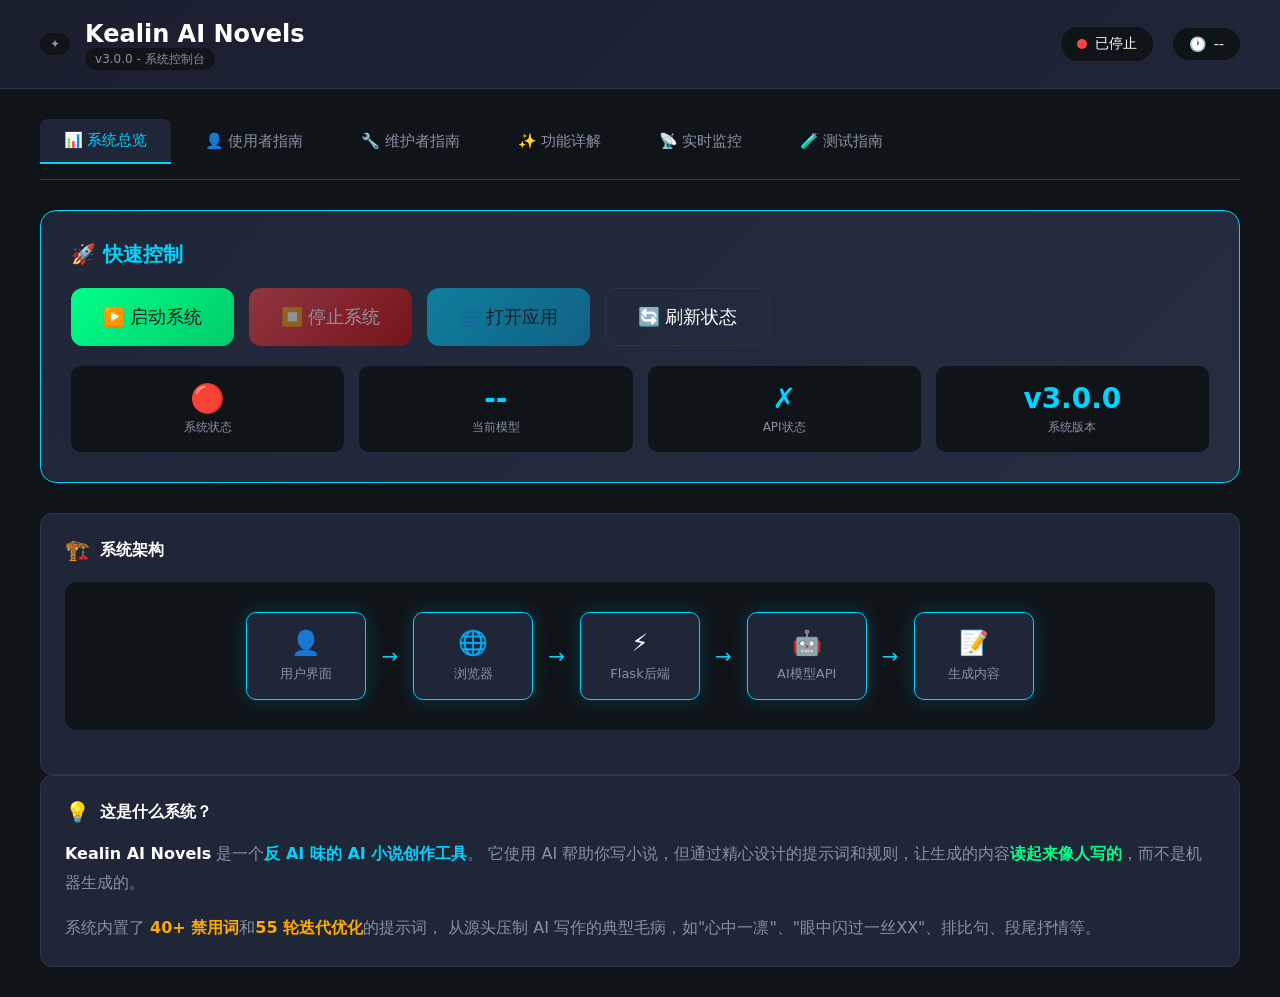
<file: dashboard.html>
<!DOCTYPE html>
<html lang="zh-CN">
<head>
    <meta charset="UTF-8">
    <meta name="viewport" content="width=device-width, initial-scale=1.0">
    <title>Kealin AI Novels - 系统控制台</title>
    <style>
        * {
            margin: 0;
            padding: 0;
            box-sizing: border-box;
        }

        :root {
            --bg-primary: #0f1419;
            --bg-secondary: #1a1f2e;
            --bg-card: #1e2638;
            --accent: #00d4ff;
            --accent-dark: #0099cc;
            --success: #00ff88;
            --warning: #ffaa00;
            --danger: #ff4444;
            --text-primary: #ffffff;
            --text-secondary: #8892a4;
            --border: #2a3548;
        }

        body {
            font-family: 'Segoe UI', system-ui, -apple-system, sans-serif;
            background: var(--bg-primary);
            color: var(--text-primary);
            min-height: 100vh;
        }

        /* Header */
        .header {
            background: linear-gradient(135deg, var(--bg-secondary), var(--bg-card));
            border-bottom: 1px solid var(--border);
            padding: 20px 40px;
            display: flex;
            justify-content: space-between;
            align-items: center;
        }

        .logo {
            display: flex;
            align-items: center;
            gap: 15px;
        }

        .logo-icon {
            font-size: 32px;
            color: var(--accent);
        }

        .logo h1 {
            font-size: 24px;
            font-weight: 600;
        }

        .logo span {
            font-size: 12px;
            color: var(--text-secondary);
            background: var(--bg-primary);
            padding: 4px 10px;
            border-radius: 12px;
        }

        /* Status Bar */
        .status-bar {
            display: flex;
            gap: 20px;
            align-items: center;
        }

        .status-indicator {
            display: flex;
            align-items: center;
            gap: 8px;
            padding: 8px 16px;
            background: var(--bg-primary);
            border-radius: 20px;
            font-size: 14px;
        }

        .status-dot {
            width: 10px;
            height: 10px;
            border-radius: 50%;
            animation: pulse 2s infinite;
        }

        .status-dot.online { background: var(--success); }
        .status-dot.offline { background: var(--danger); }

        @keyframes pulse {
            0%, 100% { opacity: 1; }
            50% { opacity: 0.5; }
        }

        /* Main Container */
        .container {
            max-width: 1400px;
            margin: 0 auto;
            padding: 30px 40px;
        }

        /* Tabs */
        .tabs {
            display: flex;
            gap: 10px;
            margin-bottom: 30px;
            border-bottom: 1px solid var(--border);
            padding-bottom: 15px;
        }

        .tab {
            padding: 12px 24px;
            background: transparent;
            border: none;
            color: var(--text-secondary);
            font-size: 15px;
            cursor: pointer;
            border-radius: 8px 8px 0 0;
            transition: all 0.3s;
        }

        .tab:hover {
            color: var(--text-primary);
            background: var(--bg-card);
        }

        .tab.active {
            color: var(--accent);
            background: var(--bg-card);
            border-bottom: 2px solid var(--accent);
        }

        /* Panels */
        .panel {
            display: none;
            animation: fadeIn 0.3s ease;
        }

        .panel.active {
            display: block;
        }

        @keyframes fadeIn {
            from { opacity: 0; transform: translateY(10px); }
            to { opacity: 1; transform: translateY(0); }
        }

        /* Cards */
        .grid {
            display: grid;
            grid-template-columns: repeat(auto-fit, minmax(300px, 1fr));
            gap: 20px;
            margin-bottom: 30px;
        }

        .card {
            background: var(--bg-card);
            border-radius: 12px;
            padding: 24px;
            border: 1px solid var(--border);
            transition: all 0.3s;
        }

        .card:hover {
            border-color: var(--accent);
            transform: translateY(-2px);
        }

        .card-header {
            display: flex;
            justify-content: space-between;
            align-items: center;
            margin-bottom: 16px;
        }

        .card-title {
            font-size: 16px;
            font-weight: 600;
            display: flex;
            align-items: center;
            gap: 10px;
        }

        .card-icon {
            font-size: 20px;
        }

        /* Buttons */
        .btn {
            padding: 10px 20px;
            border: none;
            border-radius: 8px;
            font-size: 14px;
            font-weight: 500;
            cursor: pointer;
            transition: all 0.3s;
            display: inline-flex;
            align-items: center;
            gap: 8px;
        }

        .btn-primary {
            background: linear-gradient(135deg, var(--accent), var(--accent-dark));
            color: var(--bg-primary);
        }

        .btn-primary:hover {
            transform: scale(1.05);
            box-shadow: 0 4px 15px rgba(0, 212, 255, 0.3);
        }

        .btn-success {
            background: linear-gradient(135deg, var(--success), #00cc6a);
            color: var(--bg-primary);
        }

        .btn-danger {
            background: linear-gradient(135deg, var(--danger), #cc0000);
            color: white;
        }

        .btn-outline {
            background: transparent;
            border: 1px solid var(--border);
            color: var(--text-primary);
        }

        .btn-outline:hover {
            border-color: var(--accent);
            color: var(--accent);
        }

        .btn:disabled {
            opacity: 0.5;
            cursor: not-allowed;
        }

        .btn-lg {
            padding: 16px 32px;
            font-size: 18px;
            border-radius: 12px;
        }

        /* Control Panel */
        .control-panel {
            background: linear-gradient(135deg, var(--bg-card), #252d40);
            border-radius: 16px;
            padding: 30px;
            margin-bottom: 30px;
            border: 1px solid var(--accent);
        }

        .control-panel h2 {
            font-size: 20px;
            margin-bottom: 20px;
            color: var(--accent);
        }

        .control-buttons {
            display: flex;
            gap: 15px;
            flex-wrap: wrap;
        }

        /* Stats */
        .stats-grid {
            display: grid;
            grid-template-columns: repeat(4, 1fr);
            gap: 15px;
            margin-top: 20px;
        }

        .stat-card {
            background: var(--bg-primary);
            padding: 16px;
            border-radius: 10px;
            text-align: center;
        }

        .stat-value {
            font-size: 28px;
            font-weight: 700;
            color: var(--accent);
        }

        .stat-label {
            font-size: 12px;
            color: var(--text-secondary);
            margin-top: 4px;
        }

        /* Log Console */
        .console {
            background: #0a0e14;
            border-radius: 12px;
            padding: 20px;
            font-family: 'Consolas', 'Monaco', monospace;
            font-size: 13px;
            max-height: 400px;
            overflow-y: auto;
            border: 1px solid var(--border);
        }

        .console-line {
            padding: 4px 0;
            border-bottom: 1px solid rgba(255,255,255,0.05);
        }

        .console-time {
            color: var(--text-secondary);
            margin-right: 10px;
        }

        .console-info { color: var(--accent); }
        .console-success { color: var(--success); }
        .console-warning { color: var(--warning); }
        .console-error { color: var(--danger); }

        /* Feature List */
        .feature-list {
            list-style: none;
        }

        .feature-item {
            padding: 16px;
            border-left: 3px solid var(--border);
            margin-bottom: 12px;
            background: var(--bg-primary);
            border-radius: 0 8px 8px 0;
            transition: all 0.3s;
        }

        .feature-item:hover {
            border-left-color: var(--accent);
            background: var(--bg-secondary);
        }

        .feature-item h4 {
            color: var(--accent);
            margin-bottom: 8px;
            display: flex;
            align-items: center;
            gap: 10px;
        }

        .feature-item p {
            color: var(--text-secondary);
            font-size: 14px;
            line-height: 1.6;
        }

        /* Flow Diagram */
        .flow-container {
            display: flex;
            align-items: center;
            justify-content: center;
            flex-wrap: wrap;
            gap: 15px;
            padding: 30px;
            background: var(--bg-primary);
            border-radius: 12px;
            margin: 20px 0;
        }

        .flow-step {
            background: var(--bg-card);
            padding: 16px 24px;
            border-radius: 10px;
            text-align: center;
            border: 1px solid var(--border);
            min-width: 120px;
        }

        .flow-step.active {
            border-color: var(--accent);
            box-shadow: 0 0 20px rgba(0, 212, 255, 0.2);
        }

        .flow-step .icon {
            font-size: 24px;
            margin-bottom: 8px;
        }

        .flow-step .label {
            font-size: 13px;
            color: var(--text-secondary);
        }

        .flow-arrow {
            color: var(--accent);
            font-size: 20px;
        }

        /* API Status */
        .api-status {
            display: flex;
            align-items: center;
            gap: 12px;
            padding: 16px;
            background: var(--bg-primary);
            border-radius: 10px;
            margin-bottom: 12px;
        }

        .api-icon {
            width: 40px;
            height: 40px;
            border-radius: 10px;
            display: flex;
            align-items: center;
            justify-content: center;
            font-size: 20px;
        }

        .api-icon.connected { background: rgba(0, 255, 136, 0.2); }
        .api-icon.disconnected { background: rgba(255, 68, 68, 0.2); }

        .api-info {
            flex: 1;
        }

        .api-name {
            font-weight: 600;
            margin-bottom: 4px;
        }

        .api-endpoint {
            font-size: 12px;
            color: var(--text-secondary);
            font-family: monospace;
        }

        /* Usage Guide */
        .guide-section {
            background: var(--bg-card);
            border-radius: 12px;
            padding: 24px;
            margin-bottom: 20px;
            border: 1px solid var(--border);
        }

        .guide-section h3 {
            color: var(--accent);
            margin-bottom: 16px;
            display: flex;
            align-items: center;
            gap: 10px;
        }

        .guide-step {
            display: flex;
            gap: 16px;
            margin-bottom: 16px;
            padding: 16px;
            background: var(--bg-primary);
            border-radius: 10px;
        }

        .step-number {
            width: 36px;
            height: 36px;
            background: linear-gradient(135deg, var(--accent), var(--accent-dark));
            color: var(--bg-primary);
            border-radius: 50%;
            display: flex;
            align-items: center;
            justify-content: center;
            font-weight: 700;
            flex-shrink: 0;
        }

        .step-content h4 {
            margin-bottom: 8px;
        }

        .step-content p {
            color: var(--text-secondary);
            font-size: 14px;
            line-height: 1.6;
        }

        /* Screenshots */
        .screenshot-grid {
            display: grid;
            grid-template-columns: repeat(2, 1fr);
            gap: 20px;
            margin: 20px 0;
        }

        .screenshot-card {
            background: var(--bg-primary);
            border-radius: 12px;
            overflow: hidden;
            border: 1px solid var(--border);
            transition: all 0.3s;
        }

        .screenshot-card:hover {
            border-color: var(--accent);
            transform: scale(1.02);
        }

        .screenshot-preview {
            height: 200px;
            background: linear-gradient(135deg, var(--bg-secondary), var(--bg-card));
            display: flex;
            align-items: center;
            justify-content: center;
            font-size: 48px;
        }

        .screenshot-info {
            padding: 16px;
        }

        .screenshot-info h4 {
            margin-bottom: 8px;
        }

        .screenshot-info p {
            font-size: 13px;
            color: var(--text-secondary);
        }

        /* Responsive */
        @media (max-width: 768px) {
            .header {
                flex-direction: column;
                gap: 15px;
                padding: 15px 20px;
            }

            .container {
                padding: 20px;
            }

            .stats-grid {
                grid-template-columns: repeat(2, 1fr);
            }

            .screenshot-grid {
                grid-template-columns: 1fr;
            }

            .flow-container {
                flex-direction: column;
            }

            .flow-arrow {
                transform: rotate(90deg);
            }
        }

        /* Tooltip */
        .tooltip {
            position: relative;
            cursor: help;
        }

        .tooltip::after {
            content: attr(data-tooltip);
            position: absolute;
            bottom: 100%;
            left: 50%;
            transform: translateX(-50%);
            background: var(--bg-primary);
            color: var(--text-primary);
            padding: 8px 12px;
            border-radius: 6px;
            font-size: 12px;
            white-space: nowrap;
            opacity: 0;
            visibility: hidden;
            transition: all 0.3s;
            border: 1px solid var(--border);
        }

        .tooltip:hover::after {
            opacity: 1;
            visibility: visible;
        }

        /* Badge */
        .badge {
            padding: 4px 10px;
            border-radius: 12px;
            font-size: 11px;
            font-weight: 600;
        }

        .badge-success { background: rgba(0, 255, 136, 0.2); color: var(--success); }
        .badge-warning { background: rgba(255, 170, 0, 0.2); color: var(--warning); }
        .badge-danger { background: rgba(255, 68, 68, 0.2); color: var(--danger); }

        /* Table */
        .table {
            width: 100%;
            border-collapse: collapse;
        }

        .table th,
        .table td {
            padding: 12px 16px;
            text-align: left;
            border-bottom: 1px solid var(--border);
        }

        .table th {
            background: var(--bg-primary);
            color: var(--text-secondary);
            font-size: 12px;
            text-transform: uppercase;
        }

        .table tr:hover {
            background: var(--bg-secondary);
        }

        /* Keyboard Shortcut */
        .kbd {
            background: var(--bg-primary);
            border: 1px solid var(--border);
            padding: 4px 8px;
            border-radius: 4px;
            font-size: 12px;
            font-family: monospace;
        }
    </style>
</head>
<body>
    <!-- Header -->
    <header class="header">
        <div class="logo">
            <span class="logo-icon">✦</span>
            <div>
                <h1>Kealin AI Novels</h1>
                <span>v3.0.0 - 系统控制台</span>
            </div>
        </div>
        <div class="status-bar">
            <div class="status-indicator">
                <div class="status-dot" id="statusDot"></div>
                <span id="statusText">检测中...</span>
            </div>
            <div class="status-indicator">
                <span>🕐</span>
                <span id="uptime">--</span>
            </div>
        </div>
    </header>

    <!-- Main Container -->
    <div class="container">
        <!-- Tabs -->
        <div class="tabs">
            <button class="tab active" data-panel="overview">📊 系统总览</button>
            <button class="tab" data-panel="user-guide">👤 使用者指南</button>
            <button class="tab" data-panel="admin-guide">🔧 维护者指南</button>
            <button class="tab" data-panel="features">✨ 功能详解</button>
            <button class="tab" data-panel="monitor">📡 实时监控</button>
            <button class="tab" data-panel="test">🧪 测试指南</button>
        </div>

        <!-- Panel: Overview -->
        <div class="panel active" id="panel-overview">
            <!-- Control Panel -->
            <div class="control-panel">
                <h2>🚀 快速控制</h2>
                <div class="control-buttons">
                    <button class="btn btn-success btn-lg" id="btnStart" onclick="startSystem()">
                        ▶️ 启动系统
                    </button>
                    <button class="btn btn-danger btn-lg" id="btnStop" onclick="stopSystem()" disabled>
                        ⏹️ 停止系统
                    </button>
                    <button class="btn btn-primary btn-lg" id="btnOpen" onclick="openApp()" disabled>
                        🌐 打开应用
                    </button>
                    <button class="btn btn-outline btn-lg" onclick="refreshStatus()">
                        🔄 刷新状态
                    </button>
                </div>

                <div class="stats-grid">
                    <div class="stat-card">
                        <div class="stat-value" id="statStatus">--</div>
                        <div class="stat-label">系统状态</div>
                    </div>
                    <div class="stat-card">
                        <div class="stat-value" id="statModel">--</div>
                        <div class="stat-label">当前模型</div>
                    </div>
                    <div class="stat-card">
                        <div class="stat-value" id="statAPI">--</div>
                        <div class="stat-label">API状态</div>
                    </div>
                    <div class="stat-card">
                        <div class="stat-value" id="statVersion">v3.0.0</div>
                        <div class="stat-label">系统版本</div>
                    </div>
                </div>
            </div>

            <!-- System Architecture -->
            <div class="card">
                <div class="card-header">
                    <div class="card-title">
                        <span class="card-icon">🏗️</span>
                        系统架构
                    </div>
                </div>
                <div class="flow-container">
                    <div class="flow-step active">
                        <div class="icon">👤</div>
                        <div class="label">用户界面</div>
                    </div>
                    <div class="flow-arrow">→</div>
                    <div class="flow-step active">
                        <div class="icon">🌐</div>
                        <div class="label">浏览器</div>
                    </div>
                    <div class="flow-arrow">→</div>
                    <div class="flow-step active">
                        <div class="icon">⚡</div>
                        <div class="label">Flask后端</div>
                    </div>
                    <div class="flow-arrow">→</div>
                    <div class="flow-step active">
                        <div class="icon">🤖</div>
                        <div class="label">AI模型API</div>
                    </div>
                    <div class="flow-arrow">→</div>
                    <div class="flow-step active">
                        <div class="icon">📝</div>
                        <div class="label">生成内容</div>
                    </div>
                </div>
            </div>

            <!-- What is this system -->
            <div class="card">
                <div class="card-header">
                    <div class="card-title">
                        <span class="card-icon">💡</span>
                        这是什么系统？
                    </div>
                </div>
                <p style="color: var(--text-secondary); line-height: 1.8; margin-bottom: 16px;">
                    <strong style="color: var(--text-primary);">Kealin AI Novels</strong> 是一个<strong style="color: var(--accent);">反 AI 味的 AI 小说创作工具</strong>。
                    它使用 AI 帮助你写小说，但通过精心设计的提示词和规则，让生成的内容<strong style="color: var(--success);">读起来像人写的</strong>，而不是机器生成的。
                </p>
                <p style="color: var(--text-secondary); line-height: 1.8;">
                    系统内置了 <strong style="color: var(--warning);">40+ 禁用词</strong>和<strong style="color: var(--warning);">55 轮迭代优化</strong>的提示词，
                    从源头压制 AI 写作的典型毛病，如"心中一凛"、"眼中闪过一丝XX"、排比句、段尾抒情等。
                </p>
            </div>
        </div>

        <!-- Panel: User Guide -->
        <div class="panel" id="panel-user-guide">
            <div class="guide-section">
                <h3>🎯 使用者视角：我能用它做什么？</h3>
                <p style="color: var(--text-secondary); margin-bottom: 20px;">
                    作为一个小说创作者，你可以用这个系统完成从构思到成稿的完整流程。
                </p>

                <div class="guide-step">
                    <div class="step-number">1</div>
                    <div class="step-content">
                        <h4>📋 输入设定</h4>
                        <p>在左侧边栏填写小说的基本设定：背景世界观、人物设定、角色关系、核心剧情、写作风格。也可以选择预设模板（都市重生、仙侠修真、玄幻等）快速开始。</p>
                    </div>
                </div>

                <div class="guide-step">
                    <div class="step-number">2</div>
                    <div class="step-content">
                        <h4>📝 生成大纲</h4>
                        <p>点击「AI 生成大纲」按钮，系统会根据你的设定生成一个完整的故事大纲，包括核心矛盾、黄金三章设计、付费点设计等。</p>
                    </div>
                </div>

                <div class="guide-step">
                    <div class="step-number">3</div>
                    <div class="step-content">
                        <h4>📖 拆分章节</h4>
                        <p>点击「从大纲生成章节」，系统会自动将大纲拆分成多个章节细纲，每章都有事件驱动、情绪曲线、钩子强度标注。</p>
                    </div>
                </div>

                <div class="guide-step">
                    <div class="step-number">4</div>
                    <div class="step-content">
                        <h4>✍️ 生成正文</h4>
                        <p>逐章点击「生成正文」或使用「一键生成全部正文」。系统会按照反 AI 味引擎的规则生成高质量的小说正文。</p>
                    </div>
                </div>

                <div class="guide-step">
                    <div class="step-number">5</div>
                    <div class="step-content">
                        <h4>🖱️ 右键打磨</h4>
                        <p>选中任意文本，右键可以看到 15 项打磨操作：AI味检测、去AI味重写、压缩精简、砍形容词、加动作写情绪等。反复打磨直到满意。</p>
                    </div>
                </div>

                <div class="guide-step">
                    <div class="step-number">6</div>
                    <div class="step-content">
                        <h4>📤 导出发布</h4>
                        <p>完成创作后，可以导出为 TXT、Markdown 或 JSON 格式，直接发布到各大小说平台。</p>
                    </div>
                </div>
            </div>

            <!-- Features for users -->
            <div class="guide-section">
                <h3>✨ 使用者可用功能</h3>
                <div class="grid">
                    <div class="card">
                        <h4 style="color: var(--accent); margin-bottom: 12px;">🤖 AI 助手</h4>
                        <p style="color: var(--text-secondary); font-size: 14px;">
                            右侧随时提问，自动感知当前章节上下文。解决写作卡壳、人物塑造、对话润色等问题。
                        </p>
                    </div>
                    <div class="card">
                        <h4 style="color: var(--accent); margin-bottom: 12px;">📚 类型模板</h4>
                        <p style="color: var(--text-secondary); font-size: 14px;">
                            10 种预设类型：都市、仙侠、玄幻、系统流、末日、言情、历史、科幻、游戏、悬疑。
                        </p>
                    </div>
                    <div class="card">
                        <h4 style="color: var(--accent); margin-bottom: 12px;">👤 角色管理</h4>
                        <p style="color: var(--text-secondary); font-size: 14px;">
                            创建角色卡片，记录外貌、性格、口头禅等。自动注入提示词，防止角色 OOC。
                        </p>
                    </div>
                    <div class="card">
                        <h4 style="color: var(--accent); margin-bottom: 12px;">🔍 拆书分析</h4>
                        <p style="color: var(--text-secondary); font-size: 14px;">
                            粘贴参考文本，AI 分析写作技巧。学习优秀作品的句式、节奏、对话、情绪表达。
                        </p>
                    </div>
                </div>
            </div>

            <!-- Screenshots -->
            <div class="guide-section">
                <h3>📸 界面预览</h3>
                <div class="screenshot-grid">
                    <div class="screenshot-card">
                        <div class="screenshot-preview">📋</div>
                        <div class="screenshot-info">
                            <h4>创作工作台</h4>
                            <p>主界面，包含设定面板、大纲区、章节管理、AI助手</p>
                        </div>
                    </div>
                    <div class="screenshot-card">
                        <div class="screenshot-preview">🖱️</div>
                        <div class="screenshot-info">
                            <h4>右键菜单</h4>
                            <p>15项打磨操作：AI味检测、去AI味重写、压缩精简等</p>
                        </div>
                    </div>
                    <div class="screenshot-card">
                        <div class="screenshot-preview">📝</div>
                        <div class="screenshot-info">
                            <h4>提示词配置</h4>
                            <p>自定义大纲、章节、正文的生成提示词</p>
                        </div>
                    </div>
                    <div class="screenshot-card">
                        <div class="screenshot-preview">⚙️</div>
                        <div class="screenshot-info">
                            <h4>模型设置</h4>
                            <p>配置API密钥、切换模型、调整参数</p>
                        </div>
                    </div>
                </div>
            </div>
        </div>

        <!-- Panel: Admin Guide -->
        <div class="panel" id="panel-admin-guide">
            <div class="guide-section">
                <h3>🔧 维护者视角：系统是如何运作的？</h3>
                <p style="color: var(--text-secondary); margin-bottom: 20px;">
                    作为系统维护者，你需要了解系统的技术架构、配置方式和故障排查。
                </p>

                <div class="guide-step">
                    <div class="step-number">1</div>
                    <div class="step-content">
                        <h4>📁 文件结构</h4>
                        <div class="console" style="margin-top: 10px;">
                            <div class="console-line">kealin-AI-novels/</div>
                            <div class="console-line">├── app.py                 <span class="console-info"># Flask 后端主程序</span></div>
                            <div class="console-line">├── .env                   <span class="console-info"># API 配置文件</span></div>
                            <div class="console-line">├── requirements.txt       <span class="console-info"># Python 依赖</span></div>
                            <div class="console-line">├── templates/</div>
                            <div class="console-line">│   └── index.html         <span class="console-info"># 前端页面</span></div>
                            <div class="console-line">├── static/</div>
                            <div class="console-line">│   ├── app.js             <span class="console-info"># 前端逻辑 + 提示词</span></div>
                            <div class="console-line">│   └── style.css          <span class="console-info"># 样式文件</span></div>
                            <div class="console-line">├── start.bat              <span class="console-info"># 启动脚本</span></div>
                            <div class="console-line">├── stop.bat               <span class="console-info"># 停止脚本</span></div>
                            <div class="console-line">└── dashboard.html         <span class="console-info"># 本控制台</span></div>
                        </div>
                    </div>
                </div>

                <div class="guide-step">
                    <div class="step-number">2</div>
                    <div class="step-content">
                        <h4>⚙️ 配置文件 (.env)</h4>
                        <div class="console" style="margin-top: 10px;">
                            <div class="console-line"><span class="console-info"># 主模型配置</span></div>
                            <div class="console-line">PRIMARY_API_KEY=sk-xxxx</div>
                            <div class="console-line">PRIMARY_API_ENDPOINT=https://api.deepseek.com/v1/chat/completions</div>
                            <div class="console-line">PRIMARY_MODEL=deepseek-chat</div>
                            <div class="console-line"></div>
                            <div class="console-line"><span class="console-info"># 辅助模型配置（可选）</span></div>
                            <div class="console-line">SECONDARY_API_KEY=</div>
                            <div class="console-line">SECONDARY_API_ENDPOINT=...</div>
                            <div class="console-line">SECONDARY_MODEL=...</div>
                            <div class="console-line"></div>
                            <div class="console-line"><span class="console-info"># 服务配置</span></div>
                            <div class="console-line">PORT=20000</div>
                            <div class="console-line">HOST=0.0.0.0</div>
                            <div class="console-line">DEBUG=true</div>
                        </div>
                    </div>
                </div>

                <div class="guide-step">
                    <div class="step-number">3</div>
                    <div class="step-content">
                        <h4>🔌 API 端点说明</h4>
                        <table class="table" style="margin-top: 10px;">
                            <thead>
                                <tr>
                                    <th>API</th>
                                    <th>用途</th>
                                    <th>说明</th>
                                </tr>
                            </thead>
                            <tbody>
                                <tr>
                                    <td><code>/gen</code></td>
                                    <td>主生成接口</td>
                                    <td>大纲、章节、正文生成（使用主模型）</td>
                                </tr>
                                <tr>
                                    <td><code>/gen2</code></td>
                                    <td>辅助生成接口</td>
                                    <td>AI迭代优化、拆书等（使用辅助模型）</td>
                                </tr>
                                <tr>
                                    <td><code>/api/config</code></td>
                                    <td>配置管理</td>
                                    <td>GET获取配置，POST更新配置</td>
                                </tr>
                                <tr>
                                    <td><code>/api/health</code></td>
                                    <td>健康检查</td>
                                    <td>返回系统状态、运行时间、模型配置</td>
                                </tr>
                            </tbody>
                        </table>
                    </div>
                </div>

                <div class="guide-step">
                    <div class="step-number">4</div>
                    <div class="step-content">
                        <h4>🛡️ 反 AI 味引擎原理</h4>
                        <p style="color: var(--text-secondary); font-size: 14px; margin-top: 10px;">
                            系统的核心是通过精心设计的提示词来压制 AI 写作的典型毛病：
                        </p>
                        <ul style="color: var(--text-secondary); font-size: 14px; margin-top: 10px; padding-left: 20px;">
                            <li><strong>禁用词清单</strong>：40+个 AI 味词汇，出现即重写</li>
                            <li><strong>结构规则</strong>：句子长短交替、"的"字密度控制、禁排比</li>
                            <li><strong>对话规则</strong>：每句必须暴露信息/性格/推动行动</li>
                            <li><strong>情绪规则</strong>：用动作和结果表达，禁止心理独白</li>
                            <li><strong>开头结尾</strong>：黄金200字冲突、结尾钩子</li>
                        </ul>
                    </div>
                </div>

                <div class="guide-step">
                    <div class="step-number">5</div>
                    <div class="step-content">
                        <h4>🔍 故障排查</h4>
                        <table class="table" style="margin-top: 10px;">
                            <thead>
                                <tr>
                                    <th>问题</th>
                                    <th>原因</th>
                                    <th>解决方案</th>
                                </tr>
                            </thead>
                            <tbody>
                                <tr>
                                    <td>API错误 [404]</td>
                                    <td>Endpoint 缺少路径</td>
                                    <td>确保包含 /v1/chat/completions</td>
                                </tr>
                                <tr>
                                    <td>API错误 [401]</td>
                                    <td>API Key 无效</td>
                                    <td>检查 .env 中的 API_KEY</td>
                                </tr>
                                <tr>
                                    <td>端口被占用</td>
                                    <td>已有实例运行</td>
                                    <td>运行 stop.bat 后重启</td>
                                </tr>
                                <tr>
                                    <td>生成失败</td>
                                    <td>模型不存在</td>
                                    <td>检查模型名称是否正确</td>
                                </tr>
                            </tbody>
                        </table>
                    </div>
                </div>
            </div>

            <!-- API Status -->
            <div class="guide-section">
                <h3>📡 当前 API 状态</h3>
                <div id="apiStatusContainer">
                    <div class="api-status">
                        <div class="api-icon" id="apiPrimaryIcon">🔌</div>
                        <div class="api-info">
                            <div class="api-name">主模型</div>
                            <div class="api-endpoint" id="apiPrimaryEndpoint">--</div>
                        </div>
                        <span class="badge" id="apiPrimaryBadge">--</span>
                    </div>
                    <div class="api-status">
                        <div class="api-icon" id="apiSecondaryIcon">🔌</div>
                        <div class="api-info">
                            <div class="api-name">辅助模型</div>
                            <div class="api-endpoint" id="apiSecondaryEndpoint">--</div>
                        </div>
                        <span class="badge" id="apiSecondaryBadge">--</span>
                    </div>
                </div>
            </div>
        </div>

        <!-- Panel: Features -->
        <div class="panel" id="panel-features">
            <div class="guide-section">
                <h3>✨ 功能详解</h3>
                <ul class="feature-list">
                    <li class="feature-item">
                        <h4>📋 大纲生成</h4>
                        <p>输入设定，生成完整大纲。要求矛盾尖锐、转折有因果，自带黄金三章设计。包含核心卖点、故事梗概、人物设定、情节主线、关键转折、付费点设计。</p>
                    </li>
                    <li class="feature-item">
                        <h4>📖 章节拆解</h4>
                        <p>大纲自动拆成章节细纲。每章标注：事件驱动、情绪曲线、钩子强度（1-5星）。确保章节连贯，上一章的因导致下一章的果。</p>
                    </li>
                    <li class="feature-item">
                        <h4>✍️ 正文生成</h4>
                        <p>逐章生成正文，内置反 AI 味引擎。开头有冲突（黄金200字），结尾有钩子。句子长短交替，禁止排比和段尾抒情。</p>
                    </li>
                    <li class="feature-item">
                        <h4>🖱️ 右键菜单（15项）</h4>
                        <p>
                            <strong>AI味检测</strong>：10项维度打分，0-100<br>
                            <strong>去AI味重写</strong>：按禁用词清单重洗<br>
                            <strong>压缩精简</strong>：字数减40%信息量不丢<br>
                            <strong>砍形容词</strong>：温暖的阳光→阳光<br>
                            <strong>加动作写情绪</strong>：他很愤怒→他把杯子摔了<br>
                            <strong>加口语感</strong>：像讲故事不像写作文<br>
                            <strong>加伏笔</strong>：埋线+标注回收点<br>
                            <strong>改节奏</strong>：紧张处快刀斩，重要处慢镜头<br>
                            <strong>加感官描写</strong>：五感细节替代抽象形容<br>
                            <strong>续写</strong>：接着往下写500-1000字<br>
                            <strong>改风格</strong>：热血/悬疑/搞笑/文艺/硬核
                        </p>
                    </li>
                    <li class="feature-item">
                        <h4>🤖 AI 助手</h4>
                        <p>右侧面板随时问，自动感知当前章节上下文。解决写作卡壳、人物塑造、对话润色、节奏把控等问题。回答简洁直接，举例说明。</p>
                    </li>
                    <li class="feature-item">
                        <h4>📚 类型模板</h4>
                        <p>10种预设类型：都市重生、仙侠修真、东方玄幻、系统流、末日求生、现代言情、历史架空、科幻末世、游戏竞技、悬疑推理。一键填充设定。</p>
                    </li>
                    <li class="feature-item">
                        <h4>👤 角色管理</h4>
                        <p>创建角色卡片，记录外貌特征、性格特点、口头禅、背景故事。自动注入提示词，防止角色 OOC（Out of Character）。</p>
                    </li>
                    <li class="feature-item">
                        <h4>🌍 世界观笔记</h4>
                        <p>统一管理设定、规则、地名、势力。保持世界观一致性，避免前后矛盾。</p>
                    </li>
                    <li class="feature-item">
                        <h4>💡 灵感笔记</h4>
                        <p>随时记录灵感，支持标签分类。可一键插入到当前章节正文。</p>
                    </li>
                    <li class="feature-item">
                        <h4>🔍 拆书分析</h4>
                        <p>粘贴参考文本，AI 分析写作技巧。维度：句式、节奏、对话、情绪、描写。学习优秀作品的优点。</p>
                    </li>
                    <li class="feature-item">
                        <h4>✅ 一致性检查</h4>
                        <p>检查人名、地名、时间线、性格是否前后一致。自动发现矛盾并给出修改建议。</p>
                    </li>
                    <li class="feature-item">
                        <h4>👁️ 读者视角审查</h4>
                        <p>AI 模拟挑剔读者，指出哪里会让人弃书、跳读。发现爽点和槽点。</p>
                    </li>
                    <li class="feature-item">
                        <h4>📤 导出</h4>
                        <p>支持 JSON / TXT / Markdown 三种格式导出。TXT 可直接发布到小说平台。</p>
                    </li>
                    <li class="feature-item">
                        <h4>🔧 版本历史</h4>
                        <p>自动保存版本快照，最多20版。随时回滚到之前的状态。</p>
                    </li>
                    <li class="feature-item">
                        <h4>📊 写作日历</h4>
                        <p>每日字数可视化，设置写作目标，激励持续输出。</p>
                    </li>
                </ul>

                <!-- v3.0 Fix Notes -->
                <div style="margin-top: 30px; padding-top: 20px; border-top: 1px solid var(--border);">
                    <h3 style="color: var(--warning); margin-bottom: 16px; display: flex; align-items: center; gap: 10px;">
                        <span>🔧</span> v3.0 全面修复日志 (2026-07-10)
                    </h3>

                    <div class="feature-item" style="border-left-color: var(--success);">
                        <h4>🐛 修复：所有按钮无响应的致命 Bug</h4>
                        <p><strong>根本原因</strong>：JavaScript 中 <code>const</code> 声明的变量在 <code>try</code> 块内是块作用域的。当 <code>DOMContentLoaded</code> 回调中后续代码在 <code>try</code> 块外引用这些变量时（如 <code>if (genreSelect)</code>），抛出 <code>ReferenceError</code>，导致整个初始化函数崩溃，<strong>所有事件绑定失效</strong>。</p>
                        <p><strong>修复方案</strong>：将 <code>genreSelect</code>、<code>promptOutline</code> 等7个变量的声明提升到回调函数顶层（<code>let</code>），在 <code>try</code> 块内赋值。确保所有按钮绑定都能正常执行。</p>
                        <p style="color: var(--success);">影响范围：生成大纲、生成章节、生成正文、添加角色、添加笔记、记录灵感、生成书名/简介、思维导图、拆书分析、一致性检查、读者审查、版本历史、保存配置等<strong>全部功能</strong>。</p>
                    </div>

                    <div class="feature-item" style="border-left-color: var(--success);">
                        <h4>🐛 修复：模型设置无法保存</h4>
                        <p>保存按钮事件绑定从未执行。修复后同时优化了保存逻辑——仅在用户输入新密钥时才发送 API Key，避免空值覆盖已有密钥。模型配置加载时也正确填充 Temperature 和 Max Tokens 字段。</p>
                    </div>

                    <div class="feature-item" style="border-left-color: var(--success);">
                        <h4>🐛 修复：恢复默认按钮无响应</h4>
                        <p>同上根因，事件绑定从未执行。同时将变量引用提升到函数作用域，确保恢复操作能正确访问 DOM 元素。</p>
                    </div>

                    <div class="feature-item" style="border-left-color: var(--accent);">
                        <h4>✨ 新增：菜单配置恢复默认</h4>
                        <p>在提示词配置页的「右键菜单提示词」区域新增「恢复默认」按钮，可一键恢复所有右键菜单配置到初始状态。</p>
                    </div>

                    <div class="feature-item" style="border-left-color: var(--accent);">
                        <h4>✨ 新增：搜索对话历史</h4>
                        <p>AI 助手面板新增搜索按钮绑定，可搜索历史对话内容。</p>
                    </div>

                    <div class="feature-item" style="border-left-color: var(--accent);">
                        <h4>✨ 新增：测试数据文件</h4>
                        <p>提供 <code>test-data.json</code> 测试数据，可通过导入按钮一键加载，包含完整的都市重生小说示例项目，快速验证所有功能。</p>
                    </div>
                </div>
            </div>
        </div>

        <!-- Panel: Monitor -->
        <div class="panel" id="panel-monitor">
            <div class="guide-section">
                <h3>📡 实时监控</h3>
                <div style="display: flex; gap: 15px; margin-bottom: 20px;">
                    <button class="btn btn-primary" onclick="refreshStatus()">🔄 刷新状态</button>
                    <button class="btn btn-outline" onclick="clearLog()">🗑️ 清空日志</button>
                </div>

                <div class="stats-grid" style="margin-bottom: 20px;">
                    <div class="stat-card">
                        <div class="stat-value" id="monitorStatus">--</div>
                        <div class="stat-label">系统状态</div>
                    </div>
                    <div class="stat-card">
                        <div class="stat-value" id="monitorUptime">--</div>
                        <div class="stat-label">运行时间</div>
                    </div>
                    <div class="stat-card">
                        <div class="stat-value" id="monitorModel">--</div>
                        <div class="stat-label">当前模型</div>
                    </div>
                    <div class="stat-card">
                        <div class="stat-value" id="monitorPort">20000</div>
                        <div class="stat-label">服务端口</div>
                    </div>
                </div>

                <h4 style="margin-bottom: 12px;">📋 系统日志</h4>
                <div class="console" id="systemLog">
                    <div class="console-line">
                        <span class="console-time">[系统]</span>
                        <span class="console-info">控制台已加载，点击"刷新状态"检查系统...</span>
                    </div>
                </div>
            </div>
        </div>

        <!-- Panel: Test Guide -->
        <div class="panel" id="panel-test">
            <div class="guide-section">
                <h3>🧪 功能测试指南</h3>
                <p style="color: var(--text-secondary); margin-bottom: 20px;">
                    项目根目录提供了 <code>test-data.json</code> 测试数据文件。打开应用后点击右上角「导入」按钮即可加载全部测试数据。
                </p>

                <div class="guide-step">
                    <div class="step-number">1</div>
                    <div class="step-content">
                        <h4>📥 导入测试数据</h4>
                        <p>打开应用 → 点击右上角「导入」按钮(↑图标) → 选择 <code>test-data.json</code> → 页面自动刷新。你将看到：预填充的设定、完整大纲、3个章节(第1章含正文)、3个角色卡片、2条世界观笔记、2条灵感笔记、AI对话历史。</p>
                    </div>
                </div>

                <div class="guide-step">
                    <div class="step-number">2</div>
                    <div class="step-content">
                        <h4>📋 测试大纲生成</h4>
                        <p>清空大纲区 → 点击「AI 生成大纲」→ 确认：①提示词预览弹窗可编辑 ②流式生成正常 ③内容填充到文本框 ④字数统计更新。也可点击「预览提示词」查看完整提示词。</p>
                    </div>
                </div>

                <div class="guide-step">
                    <div class="step-number">3</div>
                    <div class="step-content">
                        <h4>📖 测试章节生成</h4>
                        <p>有大纲后 → 点击「从大纲生成章节」→ 确认：①按 <code>###fenge</code> 正确拆分 ②每章显示标题/字数/状态 ③点击可展开/折叠 ④上移/下移/删除按钮可用。</p>
                    </div>
                </div>

                <div class="guide-step">
                    <div class="step-number">4</div>
                    <div class="step-content">
                        <h4>✍️ 测试正文生成</h4>
                        <p>展开章节 → 点击「生成正文」→ 确认：①流式输出到文本框 ②光标闪烁动画 ③完成后字数更新 ④「一键生成全部正文」可批量生成。</p>
                    </div>
                </div>

                <div class="guide-step">
                    <div class="step-number">5</div>
                    <div class="step-content">
                        <h4>🖱️ 测试右键菜单</h4>
                        <p>在大纲或正文中选中文字 → 右键 → 确认：①菜单正确弹出 ②点击后显示提示词预览 ③确认后AI生成 ④可应用更改到原文。</p>
                    </div>
                </div>

                <div class="guide-step">
                    <div class="step-number">6</div>
                    <div class="step-content">
                        <h4>🤖 测试AI助手</h4>
                        <p>右侧面板输入问题 → Enter发送 → 确认：①消息显示 ②流式响应 ③对话历史保存 ④清空对话 ⑤搜索对话。</p>
                    </div>
                </div>

                <div class="guide-step">
                    <div class="step-number">7</div>
                    <div class="step-content">
                        <h4>⚡ 测试快捷操作</h4>
                        <p>①AI生成书名 ②AI生成简介 ③思维导图(大纲可视化) ④拆书分析(粘贴文本) ⑤一致性检查 ⑥读者视角审查 ⑦版本历史 ⑧写作日历。</p>
                    </div>
                </div>

                <div class="guide-step">
                    <div class="step-number">8</div>
                    <div class="step-content">
                        <h4>⚙️ 测试模型设置与提示词</h4>
                        <p>①切换到「模型设置」确认参数加载 ②修改后保存 ③切换到「提示词配置」④测试「恢复默认」按钮(大纲/章节/正文/菜单) ⑤修改提示词后保存。</p>
                    </div>
                </div>

                <div class="guide-step">
                    <div class="step-number">9</div>
                    <div class="step-content">
                        <h4>📤 测试导出</h4>
                        <p>①导出JSON → 下载.json ②导出TXT → 下载.txt ③导出MD → 下载.md ④快捷键 Ctrl+S 保存、Ctrl+E 导出、Ctrl+/ 聚焦AI、Esc 关闭弹窗。</p>
                    </div>
                </div>
            </div>

            <div class="guide-section">
                <h3>✅ v3.0 功能测试清单</h3>
                <table class="table">
                    <thead>
                        <tr><th>功能</th><th>操作</th><th>预期结果</th><th>状态</th></tr>
                    </thead>
                    <tbody>
                        <tr><td>AI 生成大纲</td><td>点击按钮</td><td>流式生成大纲</td><td><span class="badge badge-success">✓ 已修复</span></td></tr>
                        <tr><td>从大纲生成章节</td><td>点击按钮</td><td>拆分章节</td><td><span class="badge badge-success">✓ 已修复</span></td></tr>
                        <tr><td>生成正文</td><td>章节内点击</td><td>流式生成正文</td><td><span class="badge badge-success">✓ 已修复</span></td></tr>
                        <tr><td>添加角色</td><td>点击按钮</td><td>弹窗编辑</td><td><span class="badge badge-success">✓ 已修复</span></td></tr>
                        <tr><td>添加笔记</td><td>点击按钮</td><td>弹窗编辑</td><td><span class="badge badge-success">✓ 已修复</span></td></tr>
                        <tr><td>记录灵感</td><td>点击按钮</td><td>弹窗记录</td><td><span class="badge badge-success">✓ 已修复</span></td></tr>
                        <tr><td>AI生成书名</td><td>点击按钮</td><td>弹窗生成</td><td><span class="badge badge-success">✓ 已修复</span></td></tr>
                        <tr><td>AI生成简介</td><td>点击按钮</td><td>弹窗生成</td><td><span class="badge badge-success">✓ 已修复</span></td></tr>
                        <tr><td>思维导图</td><td>点击按钮</td><td>大纲可视化</td><td><span class="badge badge-success">✓ 已修复</span></td></tr>
                        <tr><td>拆书分析</td><td>点击按钮</td><td>文本分析</td><td><span class="badge badge-success">✓ 已修复</span></td></tr>
                        <tr><td>一致性检查</td><td>点击按钮</td><td>检查一致性</td><td><span class="badge badge-success">✓ 已修复</span></td></tr>
                        <tr><td>读者视角审查</td><td>点击按钮</td><td>模拟读者</td><td><span class="badge badge-success">✓ 已修复</span></td></tr>
                        <tr><td>版本历史</td><td>点击按钮</td><td>查看/恢复</td><td><span class="badge badge-success">✓ 已修复</span></td></tr>
                        <tr><td>恢复默认提示词</td><td>点击按钮</td><td>恢复默认值</td><td><span class="badge badge-success">✓ 已修复</span></td></tr>
                        <tr><td>恢复默认菜单</td><td>点击按钮</td><td>恢复默认值</td><td><span class="badge badge-success">✓ 新增</span></td></tr>
                        <tr><td>保存模型配置</td><td>点击按钮</td><td>保存成功</td><td><span class="badge badge-success">✓ 已修复</span></td></tr>
                        <tr><td>搜索对话历史</td><td>点击搜索按钮</td><td>搜索结果</td><td><span class="badge badge-success">✓ 已修复</span></td></tr>
                    </tbody>
                </table>
            </div>

            <div class="guide-section">
                <h3>📁 测试数据说明</h3>
                <p style="color: var(--text-secondary); line-height: 1.8; margin-bottom: 16px;">
                    <code>test-data.json</code> 包含一个完整的都市重生小说示例项目：
                </p>
                <ul style="color: var(--text-secondary); font-size: 14px; padding-left: 20px; line-height: 2;">
                    <li><strong>设定</strong>：程序员陈默获得「看到漏洞」超能力的都市故事</li>
                    <li><strong>大纲</strong>：完整的故事大纲，含黄金三章设计、人物设定、情节主线</li>
                    <li><strong>章节</strong>：3个章节，第1章含完整正文，第2-3章含细纲</li>
                    <li><strong>角色</strong>：3个角色卡片（陈默、林晚、王建国）</li>
                    <li><strong>笔记</strong>：2条世界观笔记（超能力规则、公司架构）</li>
                    <li><strong>灵感</strong>：2条灵感笔记（剧情想法、结局构思）</li>
                    <li><strong>对话</strong>：AI助手对话历史</li>
                </ul>
            </div>
        </div>
    </div>

    <script>
        // State
        let isOnline = false;
        let logEntries = [];

        // Tab switching
        document.querySelectorAll('.tab').forEach(tab => {
            tab.addEventListener('click', () => {
                document.querySelectorAll('.tab').forEach(t => t.classList.remove('active'));
                document.querySelectorAll('.panel').forEach(p => p.classList.remove('active'));
                tab.classList.add('active');
                document.getElementById('panel-' + tab.dataset.panel).classList.add('active');
            });
        });

        // Logging
        function addLog(message, type = 'info') {
            const time = new Date().toLocaleTimeString();
            const logEl = document.getElementById('systemLog');
            const line = document.createElement('div');
            line.className = 'console-line';
            line.innerHTML = `<span class="console-time">[${time}]</span><span class="console-${type}">${message}</span>`;
            logEl.appendChild(line);
            logEl.scrollTop = logEl.scrollHeight;
            logEntries.push({ time, message, type });
        }

        function clearLog() {
            document.getElementById('systemLog').innerHTML = '';
            logEntries = [];
            addLog('日志已清空', 'info');
        }

        // Check system status
        async function refreshStatus() {
            addLog('正在检查系统状态...', 'info');

            try {
                const response = await fetch('http://localhost:20000/api/health');
                const data = await response.json();

                if (data.status === 'ok') {
                    isOnline = true;
                    updateStatusUI(true, data);
                    addLog('系统在线 ✓', 'success');
                    addLog(`运行时间: ${data.uptime_human}`, 'info');
                    addLog(`主模型: ${data.models.primary.model} (${data.models.primary.configured ? '已配置' : '未配置'})`, 'info');
                } else {
                    isOnline = false;
                    updateStatusUI(false);
                    addLog('系统异常', 'error');
                }
            } catch (error) {
                isOnline = false;
                updateStatusUI(false);
                addLog('系统离线 - ' + error.message, 'error');
            }
        }

        function updateStatusUI(online, data = null) {
            const dot = document.getElementById('statusDot');
            const text = document.getElementById('statusText');

            dot.className = 'status-dot ' + (online ? 'online' : 'offline');
            text.textContent = online ? '运行中' : '已停止';

            document.getElementById('statStatus').textContent = online ? '🟢' : '🔴';
            document.getElementById('statModel').textContent = data?.models?.primary?.model || '--';
            document.getElementById('statAPI').textContent = data?.models?.primary?.configured ? '✓' : '✗';
            document.getElementById('uptime').textContent = data?.uptime_human || '--';

            document.getElementById('monitorStatus').textContent = online ? '🟢' : '🔴';
            document.getElementById('monitorUptime').textContent = data?.uptime_human || '--';
            document.getElementById('monitorModel').textContent = data?.models?.primary?.model || '--';

            // Update API status
            if (data?.models) {
                document.getElementById('apiPrimaryEndpoint').textContent = data.models.primary.endpoint;
                document.getElementById('apiPrimaryBadge').textContent = data.models.primary.configured ? '已配置' : '未配置';
                document.getElementById('apiPrimaryBadge').className = 'badge ' + (data.models.primary.configured ? 'badge-success' : 'badge-danger');
                document.getElementById('apiPrimaryIcon').className = 'api-icon ' + (data.models.primary.configured ? 'connected' : 'disconnected');

                document.getElementById('apiSecondaryEndpoint').textContent = data.models.secondary.endpoint;
                document.getElementById('apiSecondaryBadge').textContent = data.models.secondary.configured ? '已配置' : '未配置';
                document.getElementById('apiSecondaryBadge').className = 'badge ' + (data.models.secondary.configured ? 'badge-success' : 'badge-warning');
                document.getElementById('apiSecondaryIcon').className = 'api-icon ' + (data.models.secondary.configured ? 'connected' : 'disconnected');
            }

            // Update buttons
            document.getElementById('btnStart').disabled = online;
            document.getElementById('btnStop').disabled = !online;
            document.getElementById('btnOpen').disabled = !online;
        }

        // Start system
        async function startSystem() {
            addLog('正在启动系统...', 'info');

            // In a real implementation, this would trigger the batch file
            // For now, we'll simulate
            document.getElementById('btnStart').disabled = true;
            document.getElementById('btnStart').innerHTML = '⏳ 启动中...';

            // Try to check if already running
            setTimeout(async () => {
                await refreshStatus();
                if (isOnline) {
                    addLog('系统启动成功！', 'success');
                    document.getElementById('btnStart').innerHTML = '▶️ 启动系统';
                } else {
                    addLog('请手动运行 start.bat 启动系统', 'warning');
                    document.getElementById('btnStart').disabled = false;
                    document.getElementById('btnStart').innerHTML = '▶️ 启动系统';
                }
            }, 2000);
        }

        // Stop system
        async function stopSystem() {
            addLog('正在停止系统...', 'warning');
            // In a real implementation, this would trigger stop.bat
            addLog('请手动运行 stop.bat 停止系统', 'warning');
        }

        // Open application
        function openApp() {
            if (isOnline) {
                window.open('http://localhost:20000', '_blank');
                addLog('已打开应用', 'success');
            }
        }

        // Auto-refresh every 30 seconds
        setInterval(refreshStatus, 30000);

        // Initial load
        window.addEventListener('load', () => {
            refreshStatus();
        });
    </script>
</body>
</html>
</file>
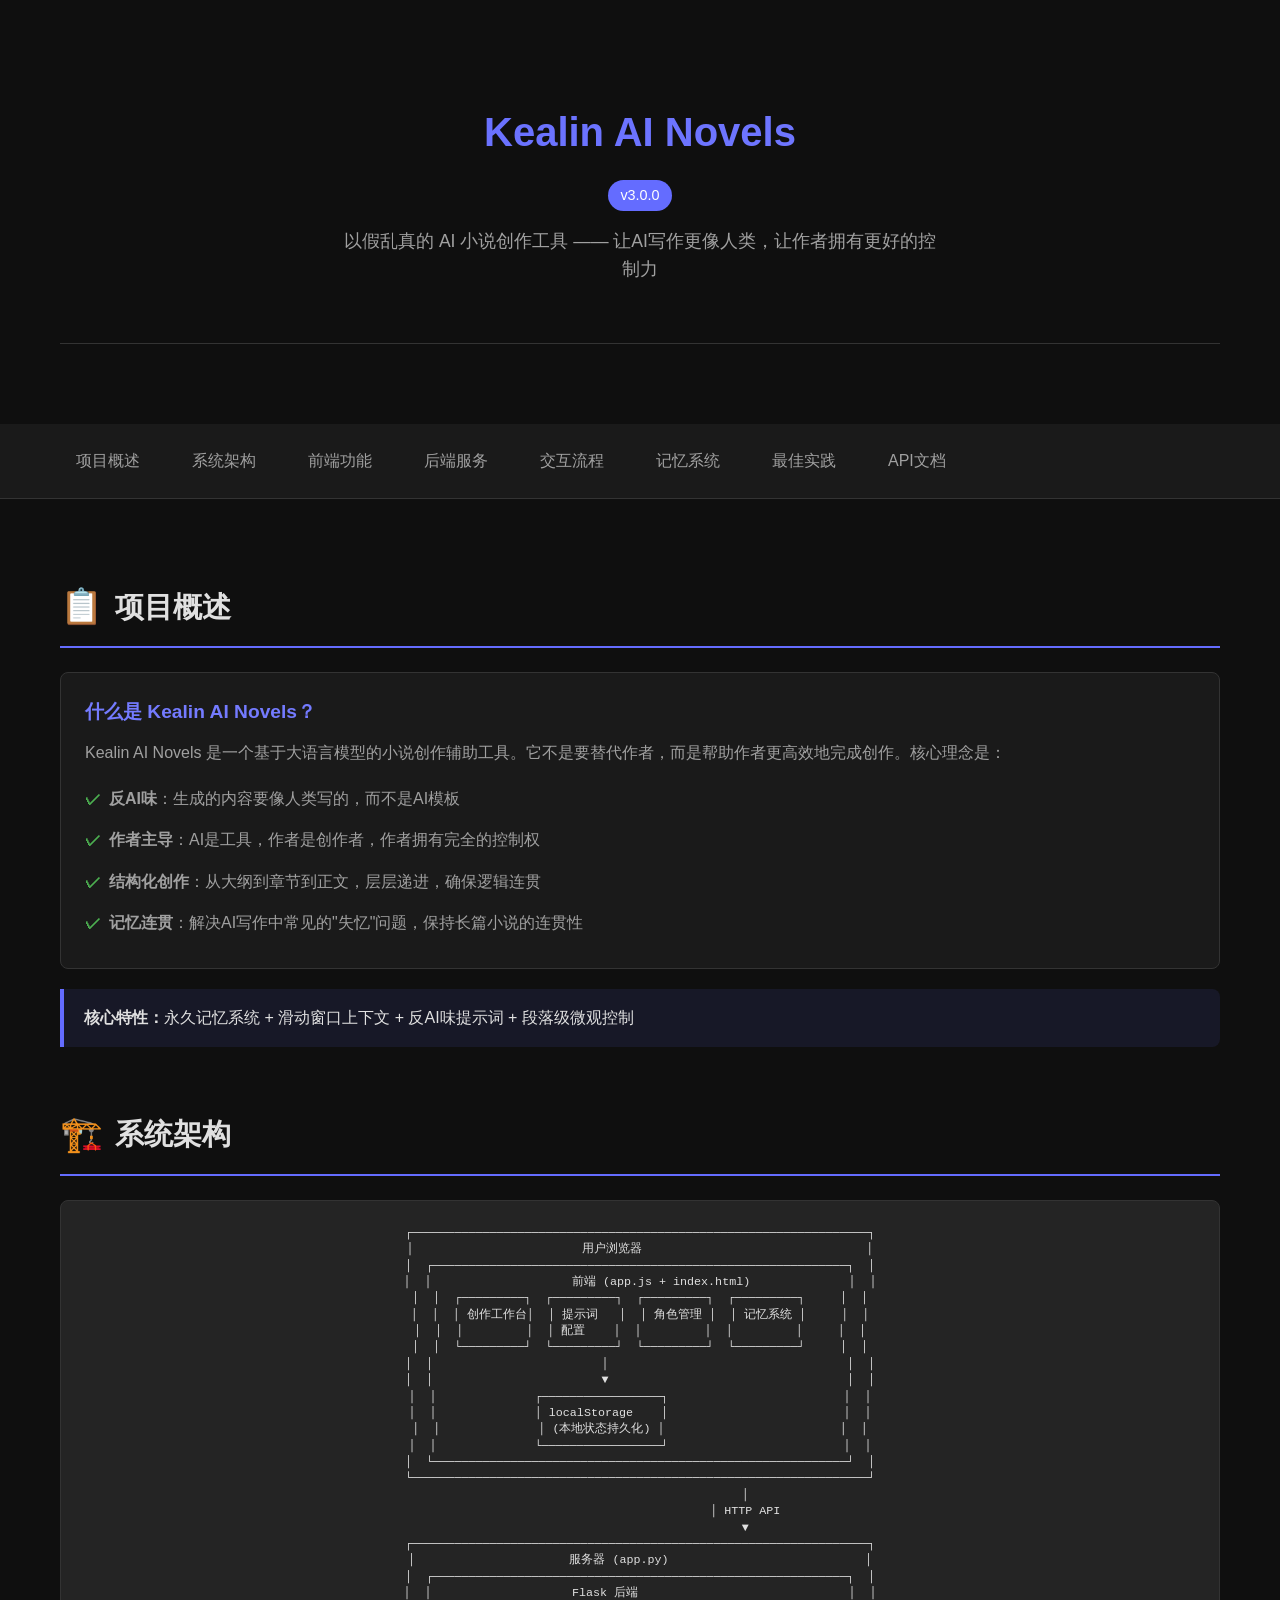
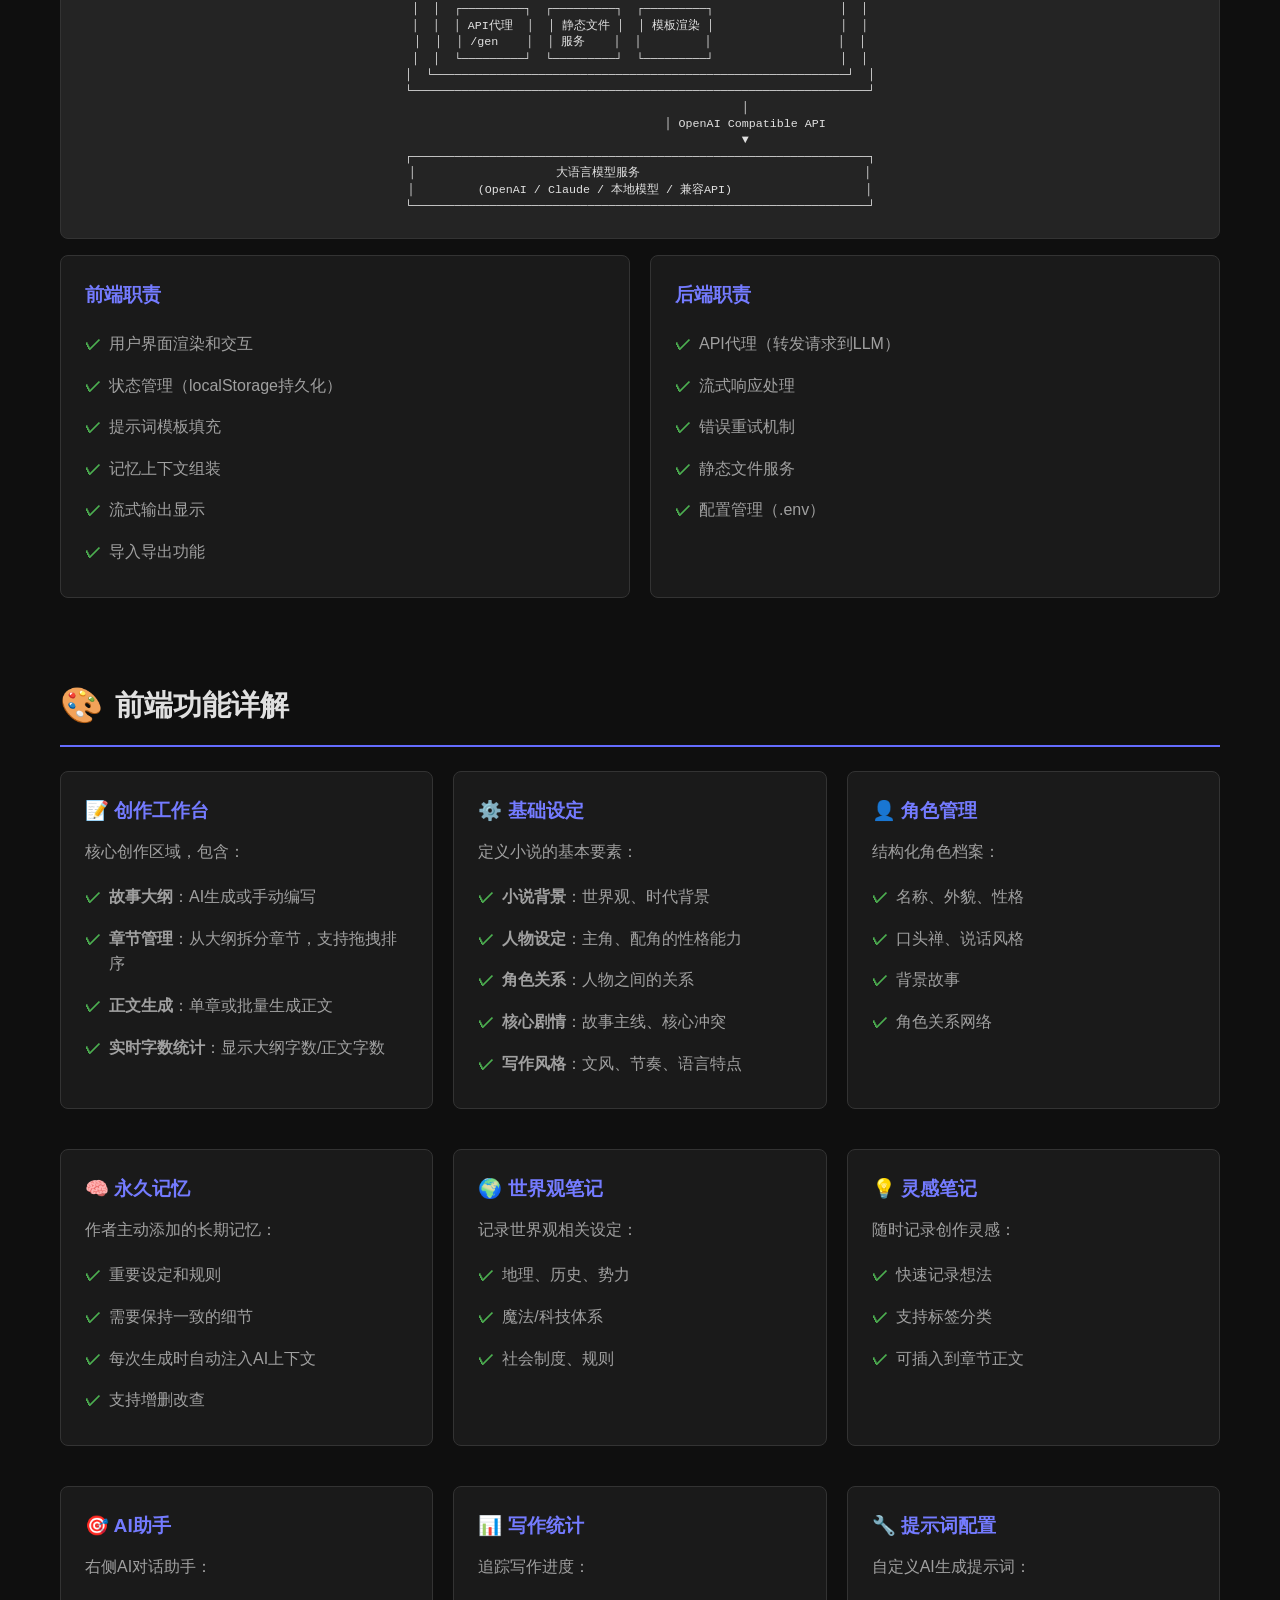
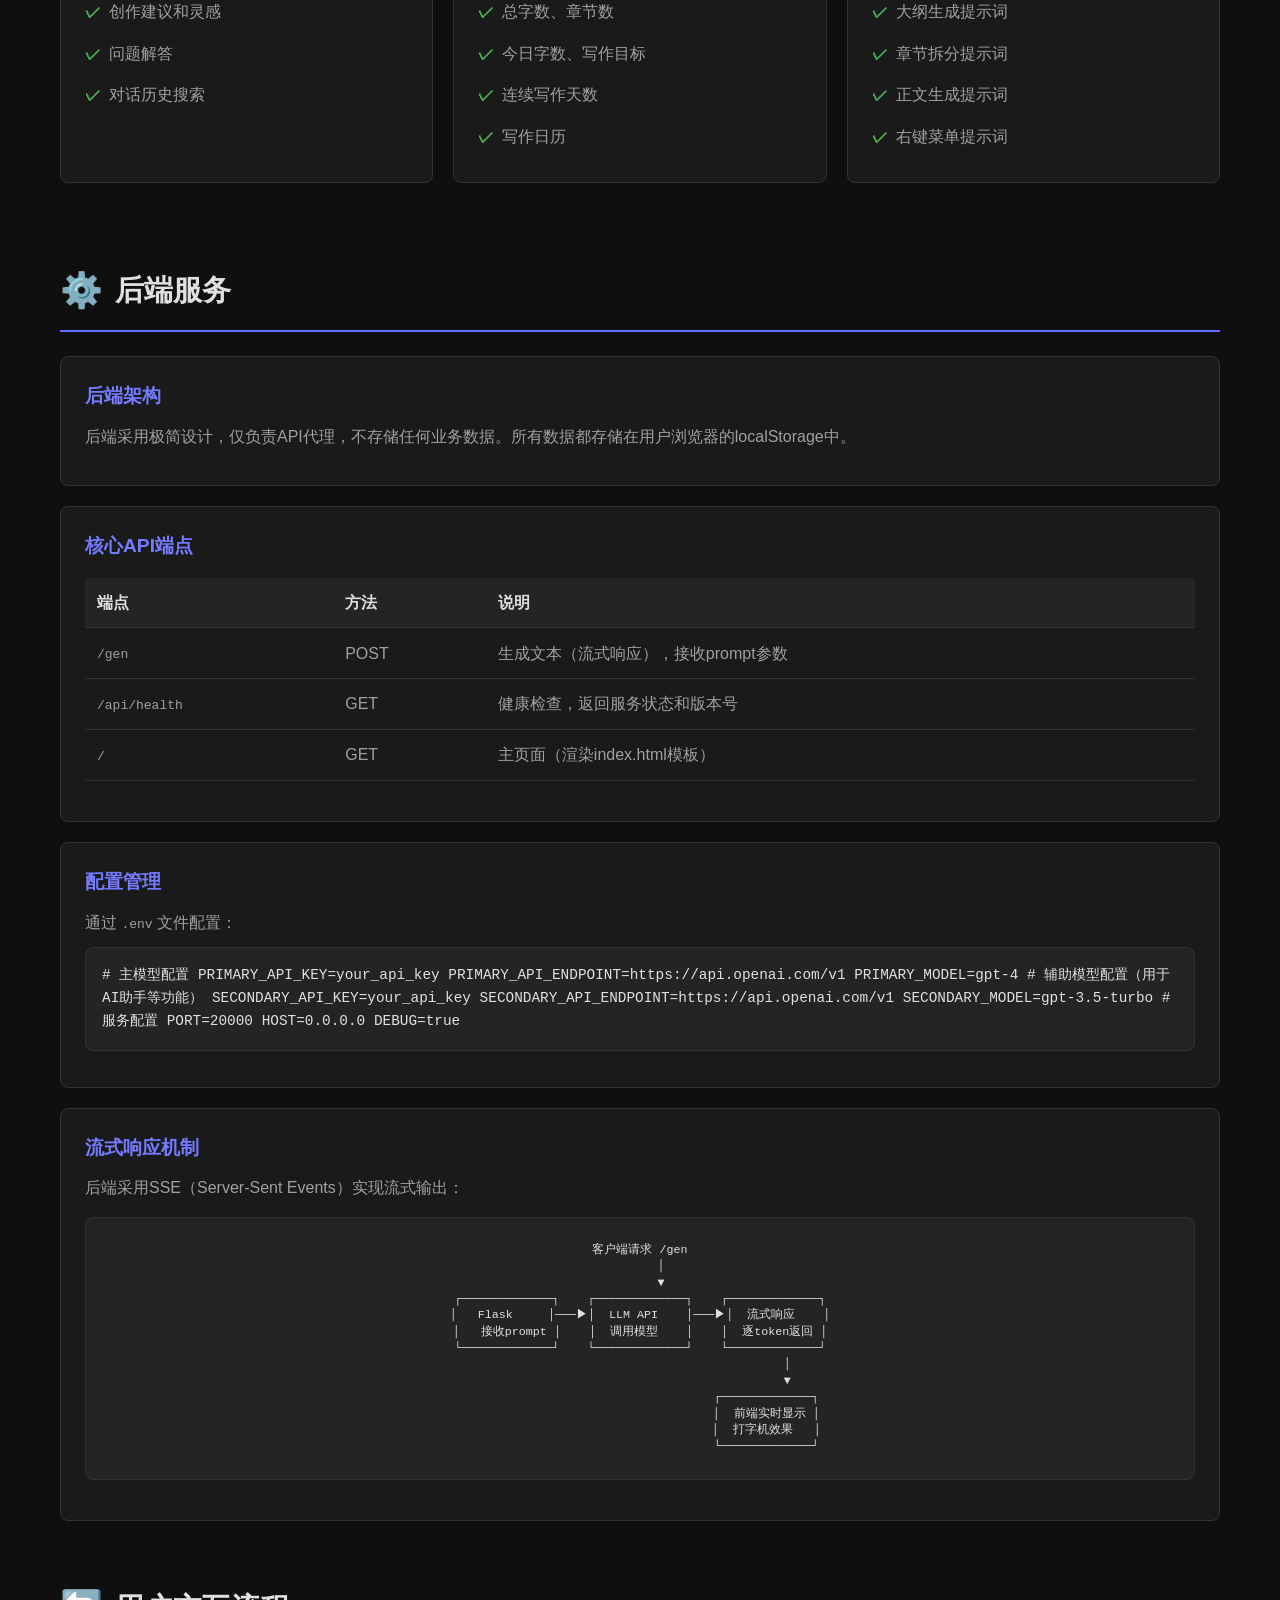
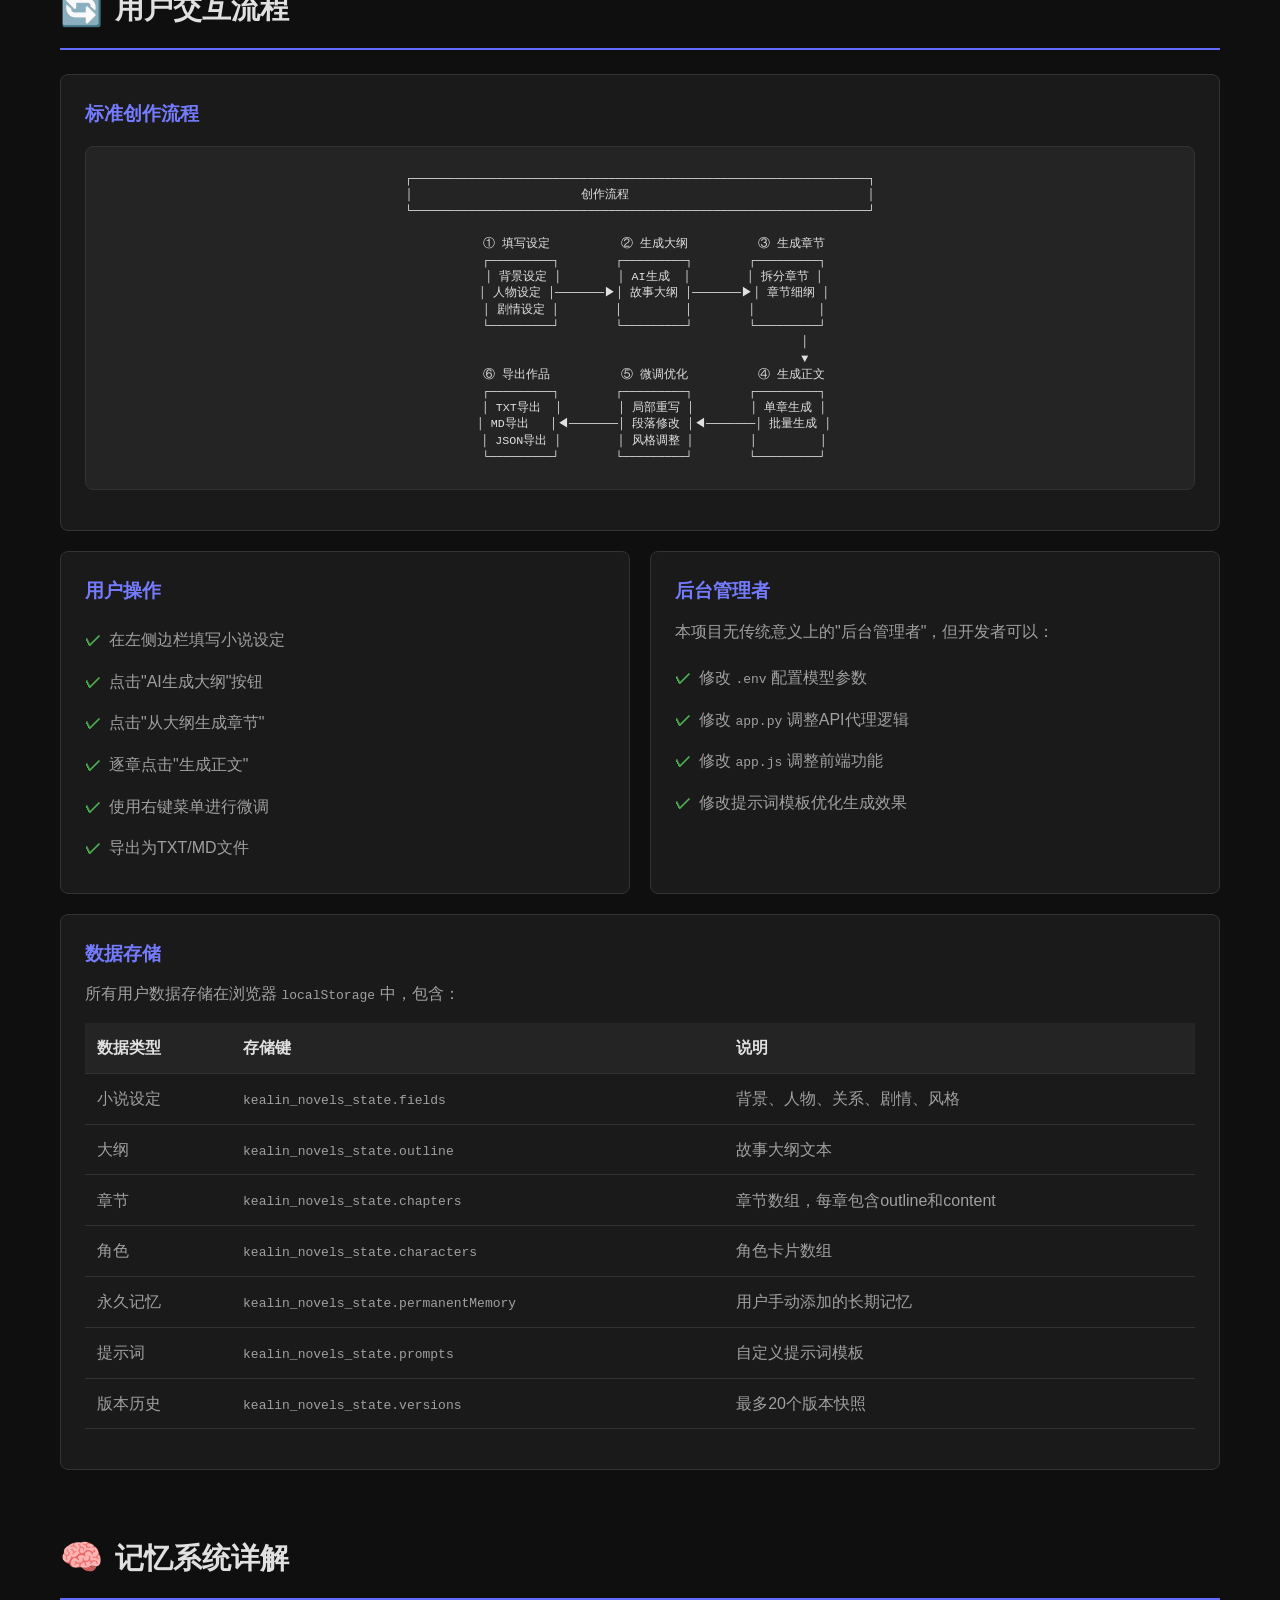
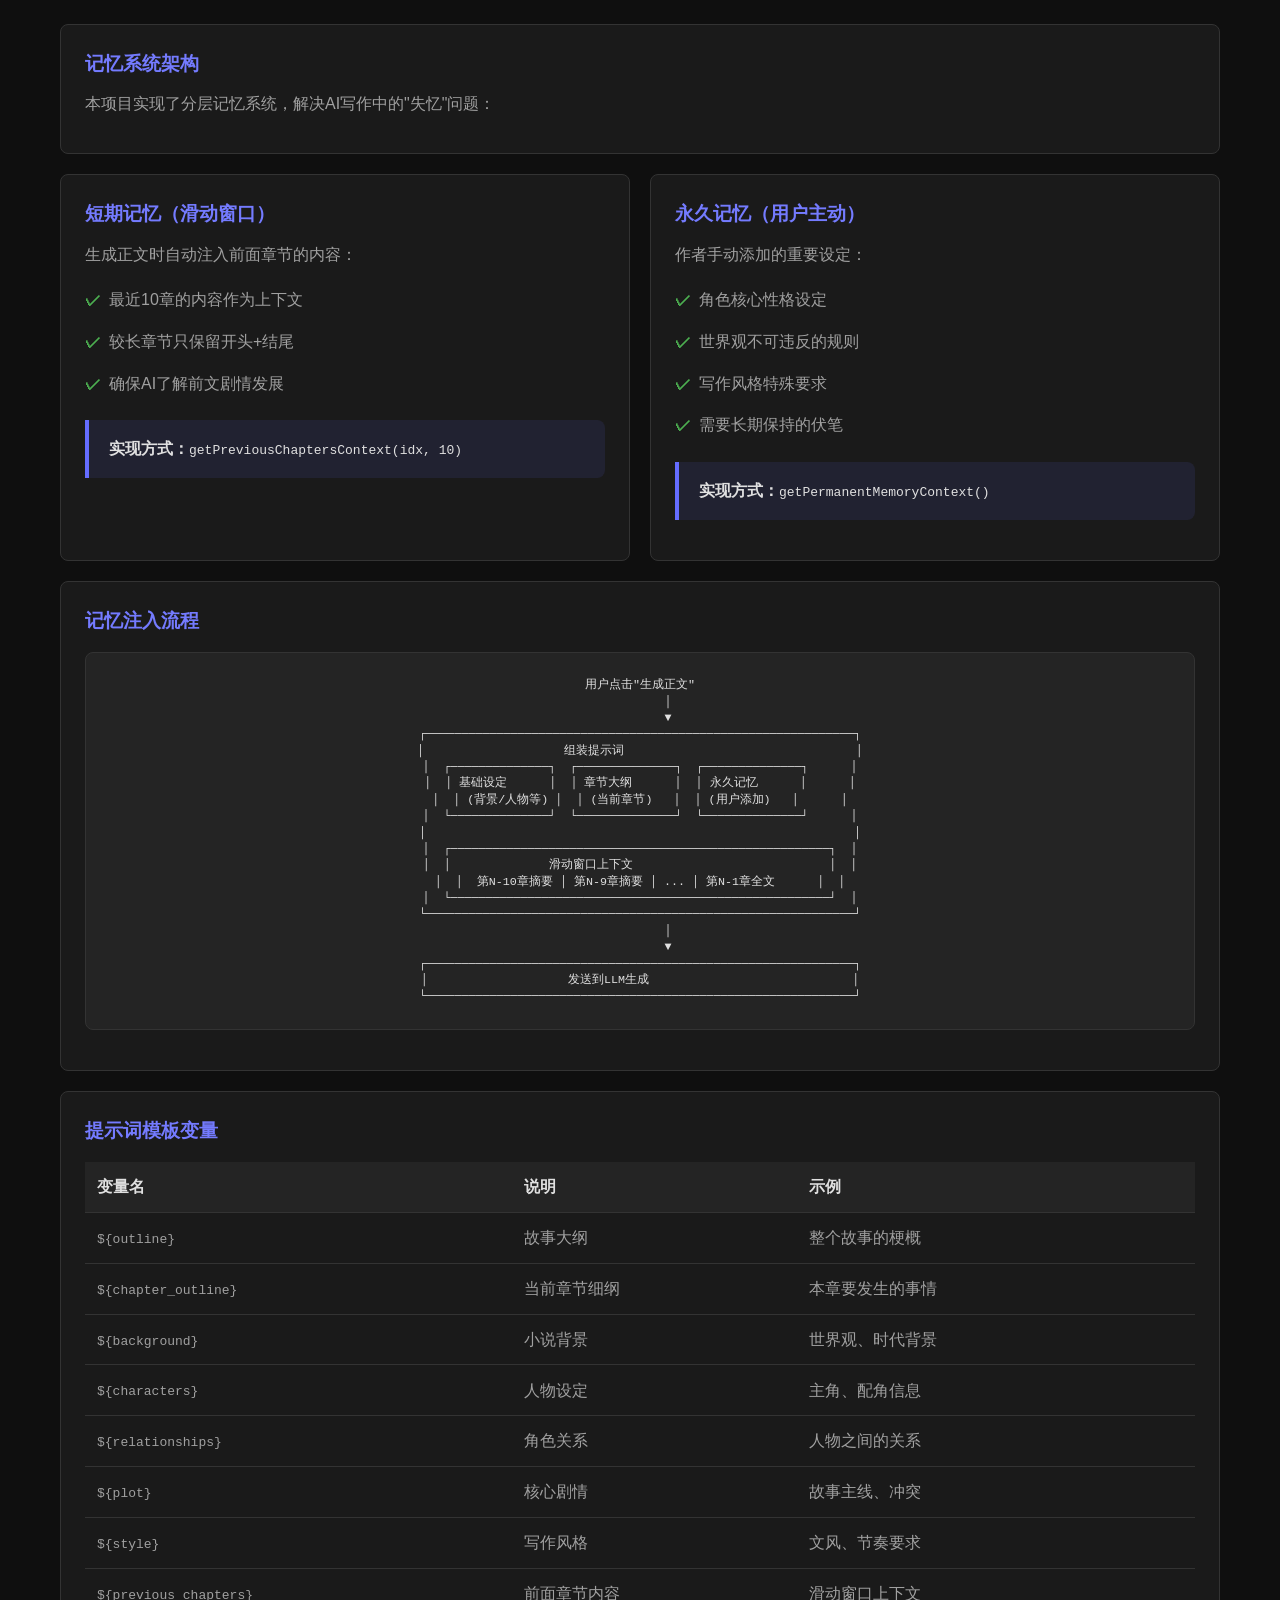
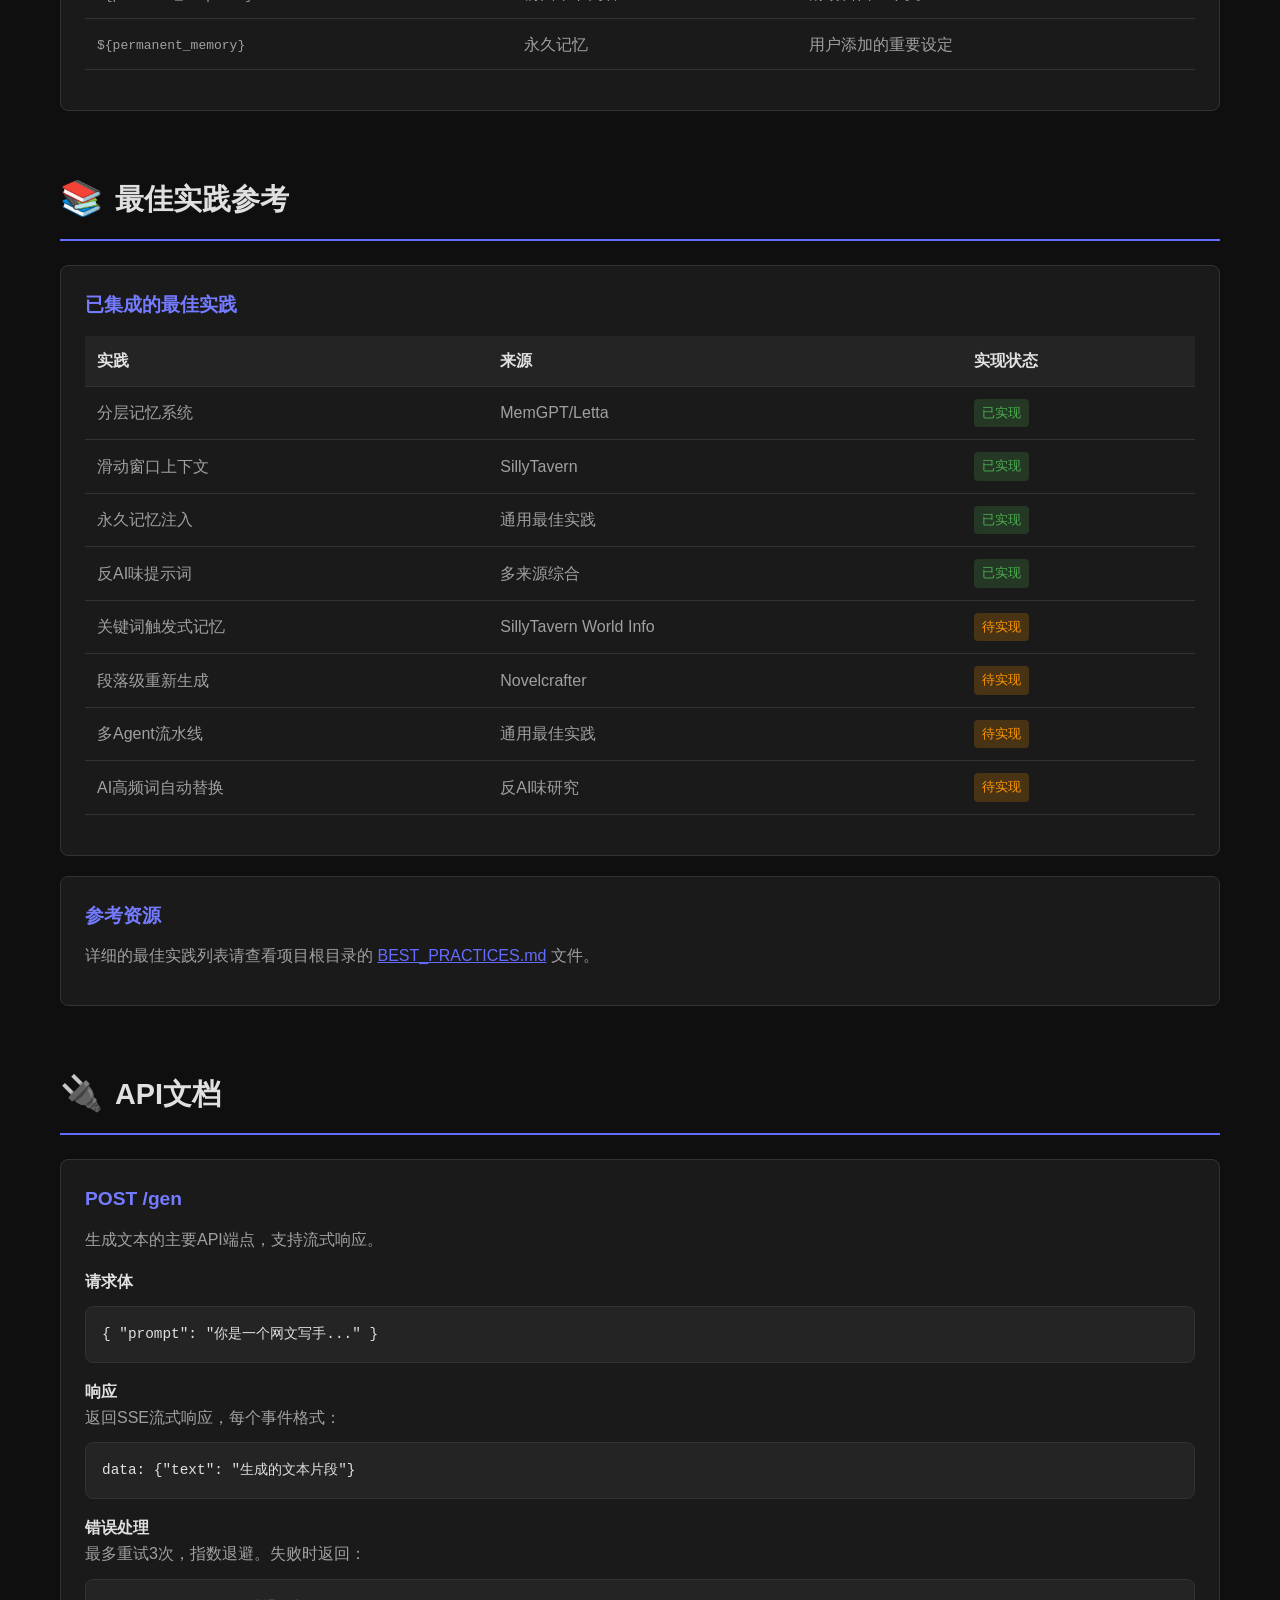
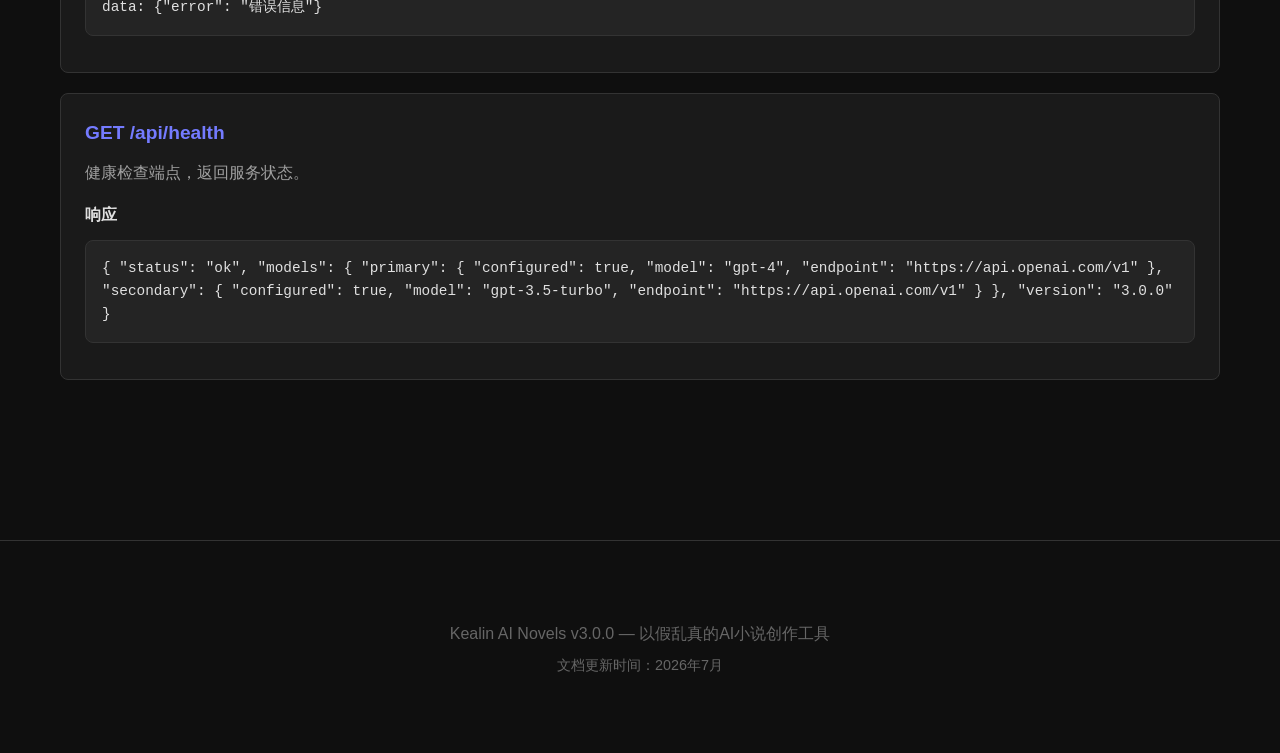
<file: templates/docs.html>
<!DOCTYPE html>
<html lang="zh-CN">
<head>
    <meta charset="UTF-8">
    <meta name="viewport" content="width=device-width, initial-scale=1.0">
    <title>Kealin AI Novels — 项目文档</title>
    <style>
        :root {
            --bg: #0f0f0f;
            --bg-surface: #1a1a1a;
            --bg-elevated: #242424;
            --text: #e0e0e0;
            --text-secondary: #a0a0a0;
            --text-muted: #666;
            --accent: #646cff;
            --accent-light: #747bff;
            --success: #4caf50;
            --warning: #ff9800;
            --danger: #f44336;
            --border: #333;
            --radius: 8px;
        }

        * { margin: 0; padding: 0; box-sizing: border-box; }

        body {
            font-family: 'Inter', 'Noto Sans SC', -apple-system, sans-serif;
            background: var(--bg);
            color: var(--text);
            line-height: 1.6;
            min-height: 100vh;
        }

        .container {
            max-width: 1200px;
            margin: 0 auto;
            padding: 40px 20px;
        }

        /* Header */
        .hero {
            text-align: center;
            padding: 60px 0;
            border-bottom: 1px solid var(--border);
            margin-bottom: 40px;
        }

        .hero h1 {
            font-size: 2.5em;
            margin-bottom: 16px;
            background: linear-gradient(135deg, var(--accent), var(--accent-light));
            -webkit-background-clip: text;
            -webkit-text-fill-color: transparent;
        }

        .hero .version {
            display: inline-block;
            background: var(--accent);
            color: white;
            padding: 4px 12px;
            border-radius: 20px;
            font-size: 0.9em;
            margin-bottom: 16px;
        }

        .hero p {
            color: var(--text-secondary);
            font-size: 1.1em;
            max-width: 600px;
            margin: 0 auto;
        }

        /* Navigation */
        .nav {
            position: sticky;
            top: 0;
            background: var(--bg-surface);
            border-bottom: 1px solid var(--border);
            padding: 16px 0;
            z-index: 100;
            margin-bottom: 40px;
        }

        .nav-inner {
            max-width: 1200px;
            margin: 0 auto;
            padding: 0 20px;
            display: flex;
            gap: 20px;
            overflow-x: auto;
        }

        .nav a {
            color: var(--text-secondary);
            text-decoration: none;
            padding: 8px 16px;
            border-radius: var(--radius);
            white-space: nowrap;
            transition: all 0.2s;
        }

        .nav a:hover {
            background: var(--bg-elevated);
            color: var(--text);
        }

        /* Sections */
        .section {
            margin-bottom: 60px;
        }

        .section-title {
            font-size: 1.8em;
            margin-bottom: 24px;
            padding-bottom: 12px;
            border-bottom: 2px solid var(--accent);
            display: flex;
            align-items: center;
            gap: 12px;
        }

        .section-icon {
            font-size: 1.2em;
        }

        /* Cards */
        .card {
            background: var(--bg-surface);
            border: 1px solid var(--border);
            border-radius: var(--radius);
            padding: 24px;
            margin-bottom: 20px;
        }

        .card h3 {
            color: var(--accent-light);
            margin-bottom: 12px;
            font-size: 1.2em;
        }

        .card p {
            color: var(--text-secondary);
            margin-bottom: 12px;
        }

        /* Grid */
        .grid {
            display: grid;
            grid-template-columns: repeat(auto-fit, minmax(350px, 1fr));
            gap: 20px;
        }

        .grid-2 {
            grid-template-columns: repeat(2, 1fr);
        }

        /* Lists */
        .feature-list {
            list-style: none;
        }

        .feature-list li {
            padding: 8px 0;
            padding-left: 24px;
            position: relative;
            color: var(--text-secondary);
        }

        .feature-list li::before {
            content: "✓";
            position: absolute;
            left: 0;
            color: var(--success);
            font-weight: bold;
        }

        /* Code blocks */
        .code-block {
            background: var(--bg-elevated);
            border: 1px solid var(--border);
            border-radius: var(--radius);
            padding: 16px;
            font-family: 'Monaco', 'Consolas', monospace;
            font-size: 0.9em;
            overflow-x: auto;
            margin: 12px 0;
        }

        /* Diagrams */
        .diagram {
            background: var(--bg-elevated);
            border: 1px solid var(--border);
            border-radius: var(--radius);
            padding: 24px;
            text-align: center;
            font-family: monospace;
            font-size: 0.9em;
            line-height: 1.4;
            overflow-x: auto;
            margin: 16px 0;
        }

        /* Tables */
        table {
            width: 100%;
            border-collapse: collapse;
            margin: 16px 0;
        }

        th, td {
            padding: 12px;
            text-align: left;
            border-bottom: 1px solid var(--border);
        }

        th {
            background: var(--bg-elevated);
            color: var(--text);
            font-weight: 600;
        }

        td {
            color: var(--text-secondary);
        }

        /* Tags */
        .tag {
            display: inline-block;
            padding: 4px 8px;
            background: var(--bg-elevated);
            border-radius: 4px;
            font-size: 0.8em;
            color: var(--text-muted);
            margin-right: 4px;
        }

        .tag-success { background: rgba(76, 175, 80, 0.2); color: var(--success); }
        .tag-warning { background: rgba(255, 152, 0, 0.2); color: var(--warning); }
        .tag-info { background: rgba(100, 108, 255, 0.2); color: var(--accent-light); }

        /* Highlight box */
        .highlight-box {
            background: rgba(100, 108, 255, 0.1);
            border-left: 4px solid var(--accent);
            padding: 16px 20px;
            margin: 16px 0;
            border-radius: 0 var(--radius) var(--radius) 0;
        }

        /* Footer */
        .footer {
            text-align: center;
            padding: 40px 0;
            border-top: 1px solid var(--border);
            margin-top: 60px;
            color: var(--text-muted);
        }

        /* Responsive */
        @media (max-width: 768px) {
            .grid-2 {
                grid-template-columns: 1fr;
            }
            .hero h1 {
                font-size: 1.8em;
            }
        }
    </style>
</head>
<body>
    <div class="container">
        <!-- Hero -->
        <div class="hero">
            <h1>Kealin AI Novels</h1>
            <span class="version">v3.0.0</span>
            <p>以假乱真的 AI 小说创作工具 —— 让AI写作更像人类，让作者拥有更好的控制力</p>
        </div>
    </div>

    <!-- Navigation -->
    <nav class="nav">
        <div class="nav-inner">
            <a href="#overview">项目概述</a>
            <a href="#architecture">系统架构</a>
            <a href="#frontend">前端功能</a>
            <a href="#backend">后端服务</a>
            <a href="#interaction">交互流程</a>
            <a href="#memory">记忆系统</a>
            <a href="#best-practices">最佳实践</a>
            <a href="#api">API文档</a>
        </div>
    </nav>

    <div class="container">
        <!-- 项目概述 -->
        <section id="overview" class="section">
            <h2 class="section-title">
                <span class="section-icon">📋</span>
                项目概述
            </h2>

            <div class="card">
                <h3>什么是 Kealin AI Novels？</h3>
                <p>Kealin AI Novels 是一个基于大语言模型的小说创作辅助工具。它不是要替代作者，而是帮助作者更高效地完成创作。核心理念是：</p>
                <ul class="feature-list">
                    <li><strong>反AI味</strong>：生成的内容要像人类写的，而不是AI模板</li>
                    <li><strong>作者主导</strong>：AI是工具，作者是创作者，作者拥有完全的控制权</li>
                    <li><strong>结构化创作</strong>：从大纲到章节到正文，层层递进，确保逻辑连贯</li>
                    <li><strong>记忆连贯</strong>：解决AI写作中常见的"失忆"问题，保持长篇小说的连贯性</li>
                </ul>
            </div>

            <div class="highlight-box">
                <strong>核心特性：</strong>永久记忆系统 + 滑动窗口上下文 + 反AI味提示词 + 段落级微观控制
            </div>
        </section>

        <!-- 系统架构 -->
        <section id="architecture" class="section">
            <h2 class="section-title">
                <span class="section-icon">🏗️</span>
                系统架构
            </h2>

            <div class="diagram">
<pre>
┌─────────────────────────────────────────────────────────────────┐
│                        用户浏览器                                │
│  ┌───────────────────────────────────────────────────────────┐  │
│  │                    前端 (app.js + index.html)              │  │
│  │  ┌─────────┐  ┌─────────┐  ┌─────────┐  ┌─────────┐     │  │
│  │  │ 创作工作台│  │ 提示词   │  │ 角色管理 │  │ 记忆系统 │     │  │
│  │  │         │  │ 配置    │  │         │  │         │     │  │
│  │  └─────────┘  └─────────┘  └─────────┘  └─────────┘     │  │
│  │                        │                                  │  │
│  │                        ▼                                  │  │
│  │              ┌─────────────────┐                         │  │
│  │              │ localStorage    │                         │  │
│  │              │ (本地状态持久化) │                         │  │
│  │              └─────────────────┘                         │  │
│  └───────────────────────────────────────────────────────────┘  │
└─────────────────────────────────────────────────────────────────┘
                              │
                              │ HTTP API
                              ▼
┌─────────────────────────────────────────────────────────────────┐
│                      服务器 (app.py)                            │
│  ┌───────────────────────────────────────────────────────────┐  │
│  │                    Flask 后端                              │  │
│  │  ┌─────────┐  ┌─────────┐  ┌─────────┐                  │  │
│  │  │ API代理  │  │ 静态文件 │  │ 模板渲染 │                  │  │
│  │  │ /gen    │  │ 服务    │  │         │                  │  │
│  │  └─────────┘  └─────────┘  └─────────┘                  │  │
│  └───────────────────────────────────────────────────────────┘  │
└─────────────────────────────────────────────────────────────────┘
                              │
                              │ OpenAI Compatible API
                              ▼
┌─────────────────────────────────────────────────────────────────┐
│                    大语言模型服务                                │
│         (OpenAI / Claude / 本地模型 / 兼容API)                   │
└─────────────────────────────────────────────────────────────────┘
</pre>
            </div>

            <div class="grid grid-2">
                <div class="card">
                    <h3>前端职责</h3>
                    <ul class="feature-list">
                        <li>用户界面渲染和交互</li>
                        <li>状态管理（localStorage持久化）</li>
                        <li>提示词模板填充</li>
                        <li>记忆上下文组装</li>
                        <li>流式输出显示</li>
                        <li>导入导出功能</li>
                    </ul>
                </div>

                <div class="card">
                    <h3>后端职责</h3>
                    <ul class="feature-list">
                        <li>API代理（转发请求到LLM）</li>
                        <li>流式响应处理</li>
                        <li>错误重试机制</li>
                        <li>静态文件服务</li>
                        <li>配置管理（.env）</li>
                    </ul>
                </div>
            </div>
        </section>

        <!-- 前端功能 -->
        <section id="frontend" class="section">
            <h2 class="section-title">
                <span class="section-icon">🎨</span>
                前端功能详解
            </h2>

            <div class="grid">
                <div class="card">
                    <h3>📝 创作工作台</h3>
                    <p>核心创作区域，包含：</p>
                    <ul class="feature-list">
                        <li><strong>故事大纲</strong>：AI生成或手动编写</li>
                        <li><strong>章节管理</strong>：从大纲拆分章节，支持拖拽排序</li>
                        <li><strong>正文生成</strong>：单章或批量生成正文</li>
                        <li><strong>实时字数统计</strong>：显示大纲字数/正文字数</li>
                    </ul>
                </div>

                <div class="card">
                    <h3>⚙️ 基础设定</h3>
                    <p>定义小说的基本要素：</p>
                    <ul class="feature-list">
                        <li><strong>小说背景</strong>：世界观、时代背景</li>
                        <li><strong>人物设定</strong>：主角、配角的性格能力</li>
                        <li><strong>角色关系</strong>：人物之间的关系</li>
                        <li><strong>核心剧情</strong>：故事主线、核心冲突</li>
                        <li><strong>写作风格</strong>：文风、节奏、语言特点</li>
                    </ul>
                </div>

                <div class="card">
                    <h3>👤 角色管理</h3>
                    <p>结构化角色档案：</p>
                    <ul class="feature-list">
                        <li>名称、外貌、性格</li>
                        <li>口头禅、说话风格</li>
                        <li>背景故事</li>
                        <li>角色关系网络</li>
                    </ul>
                </div>

                <div class="card">
                    <h3>🧠 永久记忆</h3>
                    <p>作者主动添加的长期记忆：</p>
                    <ul class="feature-list">
                        <li>重要设定和规则</li>
                        <li>需要保持一致的细节</li>
                        <li>每次生成时自动注入AI上下文</li>
                        <li>支持增删改查</li>
                    </ul>
                </div>

                <div class="card">
                    <h3>🌍 世界观笔记</h3>
                    <p>记录世界观相关设定：</p>
                    <ul class="feature-list">
                        <li>地理、历史、势力</li>
                        <li>魔法/科技体系</li>
                        <li>社会制度、规则</li>
                    </ul>
                </div>

                <div class="card">
                    <h3>💡 灵感笔记</h3>
                    <p>随时记录创作灵感：</p>
                    <ul class="feature-list">
                        <li>快速记录想法</li>
                        <li>支持标签分类</li>
                        <li>可插入到章节正文</li>
                    </ul>
                </div>

                <div class="card">
                    <h3>🎯 AI助手</h3>
                    <p>右侧AI对话助手：</p>
                    <ul class="feature-list">
                        <li>创作建议和灵感</li>
                        <li>问题解答</li>
                        <li>对话历史搜索</li>
                    </ul>
                </div>

                <div class="card">
                    <h3>📊 写作统计</h3>
                    <p>追踪写作进度：</p>
                    <ul class="feature-list">
                        <li>总字数、章节数</li>
                        <li>今日字数、写作目标</li>
                        <li>连续写作天数</li>
                        <li>写作日历</li>
                    </ul>
                </div>

                <div class="card">
                    <h3>🔧 提示词配置</h3>
                    <p>自定义AI生成提示词：</p>
                    <ul class="feature-list">
                        <li>大纲生成提示词</li>
                        <li>章节拆分提示词</li>
                        <li>正文生成提示词</li>
                        <li>右键菜单提示词</li>
                    </ul>
                </div>
            </div>
        </section>

        <!-- 后端服务 -->
        <section id="backend" class="section">
            <h2 class="section-title">
                <span class="section-icon">⚙️</span>
                后端服务
            </h2>

            <div class="card">
                <h3>后端架构</h3>
                <p>后端采用极简设计，仅负责API代理，不存储任何业务数据。所有数据都存储在用户浏览器的localStorage中。</p>
            </div>

            <div class="card">
                <h3>核心API端点</h3>
                <table>
                    <thead>
                        <tr>
                            <th>端点</th>
                            <th>方法</th>
                            <th>说明</th>
                        </tr>
                    </thead>
                    <tbody>
                        <tr>
                            <td><code>/gen</code></td>
                            <td>POST</td>
                            <td>生成文本（流式响应），接收prompt参数</td>
                        </tr>
                        <tr>
                            <td><code>/api/health</code></td>
                            <td>GET</td>
                            <td>健康检查，返回服务状态和版本号</td>
                        </tr>
                        <tr>
                            <td><code>/</code></td>
                            <td>GET</td>
                            <td>主页面（渲染index.html模板）</td>
                        </tr>
                    </tbody>
                </table>
            </div>

            <div class="card">
                <h3>配置管理</h3>
                <p>通过 <code>.env</code> 文件配置：</p>
                <div class="code-block">
# 主模型配置
PRIMARY_API_KEY=your_api_key
PRIMARY_API_ENDPOINT=https://api.openai.com/v1
PRIMARY_MODEL=gpt-4

# 辅助模型配置（用于AI助手等功能）
SECONDARY_API_KEY=your_api_key
SECONDARY_API_ENDPOINT=https://api.openai.com/v1
SECONDARY_MODEL=gpt-3.5-turbo

# 服务配置
PORT=20000
HOST=0.0.0.0
DEBUG=true
                </div>
            </div>

            <div class="card">
                <h3>流式响应机制</h3>
                <p>后端采用SSE（Server-Sent Events）实现流式输出：</p>
                <div class="diagram">
<pre>
客户端请求 /gen
      │
      ▼
┌─────────────┐    ┌─────────────┐    ┌─────────────┐
│   Flask     │───▶│  LLM API    │───▶│  流式响应    │
│   接收prompt │    │  调用模型    │    │  逐token返回 │
└─────────────┘    └─────────────┘    └─────────────┘
                                          │
                                          ▼
                                    ┌─────────────┐
                                    │  前端实时显示 │
                                    │  打字机效果   │
                                    └─────────────┘
</pre>
                </div>
            </div>
        </section>

        <!-- 交互流程 -->
        <section id="interaction" class="section">
            <h2 class="section-title">
                <span class="section-icon">🔄</span>
                用户交互流程
            </h2>

            <div class="card">
                <h3>标准创作流程</h3>
                <div class="diagram">
<pre>
┌─────────────────────────────────────────────────────────────────┐
│                        创作流程                                  │
└─────────────────────────────────────────────────────────────────┘

    ① 填写设定          ② 生成大纲          ③ 生成章节
    ┌─────────┐        ┌─────────┐        ┌─────────┐
    │ 背景设定 │        │ AI生成  │        │ 拆分章节 │
    │ 人物设定 │───────▶│ 故事大纲 │───────▶│ 章节细纲 │
    │ 剧情设定 │        │         │        │         │
    └─────────┘        └─────────┘        └─────────┘
                                               │
                                               ▼
    ⑥ 导出作品          ⑤ 微调优化          ④ 生成正文
    ┌─────────┐        ┌─────────┐        ┌─────────┐
    │ TXT导出  │        │ 局部重写 │        │ 单章生成 │
    │ MD导出   │◀───────│ 段落修改 │◀───────│ 批量生成 │
    │ JSON导出 │        │ 风格调整 │        │         │
    └─────────┘        └─────────┘        └─────────┘
</pre>
                </div>
            </div>

            <div class="grid grid-2">
                <div class="card">
                    <h3>用户操作</h3>
                    <ul class="feature-list">
                        <li>在左侧边栏填写小说设定</li>
                        <li>点击"AI生成大纲"按钮</li>
                        <li>点击"从大纲生成章节"</li>
                        <li>逐章点击"生成正文"</li>
                        <li>使用右键菜单进行微调</li>
                        <li>导出为TXT/MD文件</li>
                    </ul>
                </div>

                <div class="card">
                    <h3>后台管理者</h3>
                    <p>本项目无传统意义上的"后台管理者"，但开发者可以：</p>
                    <ul class="feature-list">
                        <li>修改 <code>.env</code> 配置模型参数</li>
                        <li>修改 <code>app.py</code> 调整API代理逻辑</li>
                        <li>修改 <code>app.js</code> 调整前端功能</li>
                        <li>修改提示词模板优化生成效果</li>
                    </ul>
                </div>
            </div>

            <div class="card">
                <h3>数据存储</h3>
                <p>所有用户数据存储在浏览器 <code>localStorage</code> 中，包含：</p>
                <table>
                    <thead>
                        <tr>
                            <th>数据类型</th>
                            <th>存储键</th>
                            <th>说明</th>
                        </tr>
                    </thead>
                    <tbody>
                        <tr>
                            <td>小说设定</td>
                            <td><code>kealin_novels_state.fields</code></td>
                            <td>背景、人物、关系、剧情、风格</td>
                        </tr>
                        <tr>
                            <td>大纲</td>
                            <td><code>kealin_novels_state.outline</code></td>
                            <td>故事大纲文本</td>
                        </tr>
                        <tr>
                            <td>章节</td>
                            <td><code>kealin_novels_state.chapters</code></td>
                            <td>章节数组，每章包含outline和content</td>
                        </tr>
                        <tr>
                            <td>角色</td>
                            <td><code>kealin_novels_state.characters</code></td>
                            <td>角色卡片数组</td>
                        </tr>
                        <tr>
                            <td>永久记忆</td>
                            <td><code>kealin_novels_state.permanentMemory</code></td>
                            <td>用户手动添加的长期记忆</td>
                        </tr>
                        <tr>
                            <td>提示词</td>
                            <td><code>kealin_novels_state.prompts</code></td>
                            <td>自定义提示词模板</td>
                        </tr>
                        <tr>
                            <td>版本历史</td>
                            <td><code>kealin_novels_state.versions</code></td>
                            <td>最多20个版本快照</td>
                        </tr>
                    </tbody>
                </table>
            </div>
        </section>

        <!-- 记忆系统 -->
        <section id="memory" class="section">
            <h2 class="section-title">
                <span class="section-icon">🧠</span>
                记忆系统详解
            </h2>

            <div class="card">
                <h3>记忆系统架构</h3>
                <p>本项目实现了分层记忆系统，解决AI写作中的"失忆"问题：</p>
            </div>

            <div class="grid grid-2">
                <div class="card">
                    <h3>短期记忆（滑动窗口）</h3>
                    <p>生成正文时自动注入前面章节的内容：</p>
                    <ul class="feature-list">
                        <li>最近10章的内容作为上下文</li>
                        <li>较长章节只保留开头+结尾</li>
                        <li>确保AI了解前文剧情发展</li>
                    </ul>
                    <div class="highlight-box">
                        <strong>实现方式：</strong><code>getPreviousChaptersContext(idx, 10)</code>
                    </div>
                </div>

                <div class="card">
                    <h3>永久记忆（用户主动）</h3>
                    <p>作者手动添加的重要设定：</p>
                    <ul class="feature-list">
                        <li>角色核心性格设定</li>
                        <li>世界观不可违反的规则</li>
                        <li>写作风格特殊要求</li>
                        <li>需要长期保持的伏笔</li>
                    </ul>
                    <div class="highlight-box">
                        <strong>实现方式：</strong><code>getPermanentMemoryContext()</code>
                    </div>
                </div>
            </div>

            <div class="card">
                <h3>记忆注入流程</h3>
                <div class="diagram">
<pre>
用户点击"生成正文"
        │
        ▼
┌─────────────────────────────────────────────────────────────┐
│                    组装提示词                                 │
│  ┌──────────────┐  ┌──────────────┐  ┌──────────────┐      │
│  │ 基础设定      │  │ 章节大纲      │  │ 永久记忆      │      │
│  │ (背景/人物等) │  │ (当前章节)   │  │ (用户添加)   │      │
│  └──────────────┘  └──────────────┘  └──────────────┘      │
│                                                             │
│  ┌──────────────────────────────────────────────────────┐  │
│  │              滑动窗口上下文                            │  │
│  │  第N-10章摘要 │ 第N-9章摘要 │ ... │ 第N-1章全文      │  │
│  └──────────────────────────────────────────────────────┘  │
└─────────────────────────────────────────────────────────────┘
        │
        ▼
┌─────────────────────────────────────────────────────────────┐
│                    发送到LLM生成                             │
└─────────────────────────────────────────────────────────────┘
</pre>
                </div>
            </div>

            <div class="card">
                <h3>提示词模板变量</h3>
                <table>
                    <thead>
                        <tr>
                            <th>变量名</th>
                            <th>说明</th>
                            <th>示例</th>
                        </tr>
                    </thead>
                    <tbody>
                        <tr>
                            <td><code>${outline}</code></td>
                            <td>故事大纲</td>
                            <td>整个故事的梗概</td>
                        </tr>
                        <tr>
                            <td><code>${chapter_outline}</code></td>
                            <td>当前章节细纲</td>
                            <td>本章要发生的事情</td>
                        </tr>
                        <tr>
                            <td><code>${background}</code></td>
                            <td>小说背景</td>
                            <td>世界观、时代背景</td>
                        </tr>
                        <tr>
                            <td><code>${characters}</code></td>
                            <td>人物设定</td>
                            <td>主角、配角信息</td>
                        </tr>
                        <tr>
                            <td><code>${relationships}</code></td>
                            <td>角色关系</td>
                            <td>人物之间的关系</td>
                        </tr>
                        <tr>
                            <td><code>${plot}</code></td>
                            <td>核心剧情</td>
                            <td>故事主线、冲突</td>
                        </tr>
                        <tr>
                            <td><code>${style}</code></td>
                            <td>写作风格</td>
                            <td>文风、节奏要求</td>
                        </tr>
                        <tr>
                            <td><code>${previous_chapters}</code></td>
                            <td>前面章节内容</td>
                            <td>滑动窗口上下文</td>
                        </tr>
                        <tr>
                            <td><code>${permanent_memory}</code></td>
                            <td>永久记忆</td>
                            <td>用户添加的重要设定</td>
                        </tr>
                    </tbody>
                </table>
            </div>
        </section>

        <!-- 最佳实践 -->
        <section id="best-practices" class="section">
            <h2 class="section-title">
                <span class="section-icon">📚</span>
                最佳实践参考
            </h2>

            <div class="card">
                <h3>已集成的最佳实践</h3>
                <table>
                    <thead>
                        <tr>
                            <th>实践</th>
                            <th>来源</th>
                            <th>实现状态</th>
                        </tr>
                    </thead>
                    <tbody>
                        <tr>
                            <td>分层记忆系统</td>
                            <td>MemGPT/Letta</td>
                            <td><span class="tag tag-success">已实现</span></td>
                        </tr>
                        <tr>
                            <td>滑动窗口上下文</td>
                            <td>SillyTavern</td>
                            <td><span class="tag tag-success">已实现</span></td>
                        </tr>
                        <tr>
                            <td>永久记忆注入</td>
                            <td>通用最佳实践</td>
                            <td><span class="tag tag-success">已实现</span></td>
                        </tr>
                        <tr>
                            <td>反AI味提示词</td>
                            <td>多来源综合</td>
                            <td><span class="tag tag-success">已实现</span></td>
                        </tr>
                        <tr>
                            <td>关键词触发式记忆</td>
                            <td>SillyTavern World Info</td>
                            <td><span class="tag tag-warning">待实现</span></td>
                        </tr>
                        <tr>
                            <td>段落级重新生成</td>
                            <td>Novelcrafter</td>
                            <td><span class="tag tag-warning">待实现</span></td>
                        </tr>
                        <tr>
                            <td>多Agent流水线</td>
                            <td>通用最佳实践</td>
                            <td><span class="tag tag-warning">待实现</span></td>
                        </tr>
                        <tr>
                            <td>AI高频词自动替换</td>
                            <td>反AI味研究</td>
                            <td><span class="tag tag-warning">待实现</span></td>
                        </tr>
                    </tbody>
                </table>
            </div>

            <div class="card">
                <h3>参考资源</h3>
                <p>详细的最佳实践列表请查看项目根目录的 <a href="/BEST_PRACTICES.md" style="color: var(--accent);">BEST_PRACTICES.md</a> 文件。</p>
            </div>
        </section>

        <!-- API文档 -->
        <section id="api" class="section">
            <h2 class="section-title">
                <span class="section-icon">🔌</span>
                API文档
            </h2>

            <div class="card">
                <h3>POST /gen</h3>
                <p>生成文本的主要API端点，支持流式响应。</p>

                <h4 style="margin-top: 16px; color: var(--text);">请求体</h4>
                <div class="code-block">
{
    "prompt": "你是一个网文写手..."
}
                </div>

                <h4 style="margin-top: 16px; color: var(--text);">响应</h4>
                <p>返回SSE流式响应，每个事件格式：</p>
                <div class="code-block">
data: {"text": "生成的文本片段"}
                </div>

                <h4 style="margin-top: 16px; color: var(--text);">错误处理</h4>
                <p>最多重试3次，指数退避。失败时返回：</p>
                <div class="code-block">
data: {"error": "错误信息"}
                </div>
            </div>

            <div class="card">
                <h3>GET /api/health</h3>
                <p>健康检查端点，返回服务状态。</p>

                <h4 style="margin-top: 16px; color: var(--text);">响应</h4>
                <div class="code-block">
{
    "status": "ok",
    "models": {
        "primary": {
            "configured": true,
            "model": "gpt-4",
            "endpoint": "https://api.openai.com/v1"
        },
        "secondary": {
            "configured": true,
            "model": "gpt-3.5-turbo",
            "endpoint": "https://api.openai.com/v1"
        }
    },
    "version": "3.0.0"
}
                </div>
            </div>
        </section>
    </div>

    <!-- Footer -->
    <footer class="footer">
        <div class="container">
            <p>Kealin AI Novels v3.0.0 — 以假乱真的AI小说创作工具</p>
            <p style="margin-top: 8px; font-size: 0.9em;">文档更新时间：2026年7月</p>
        </div>
    </footer>
</body>
</html>
</file>
